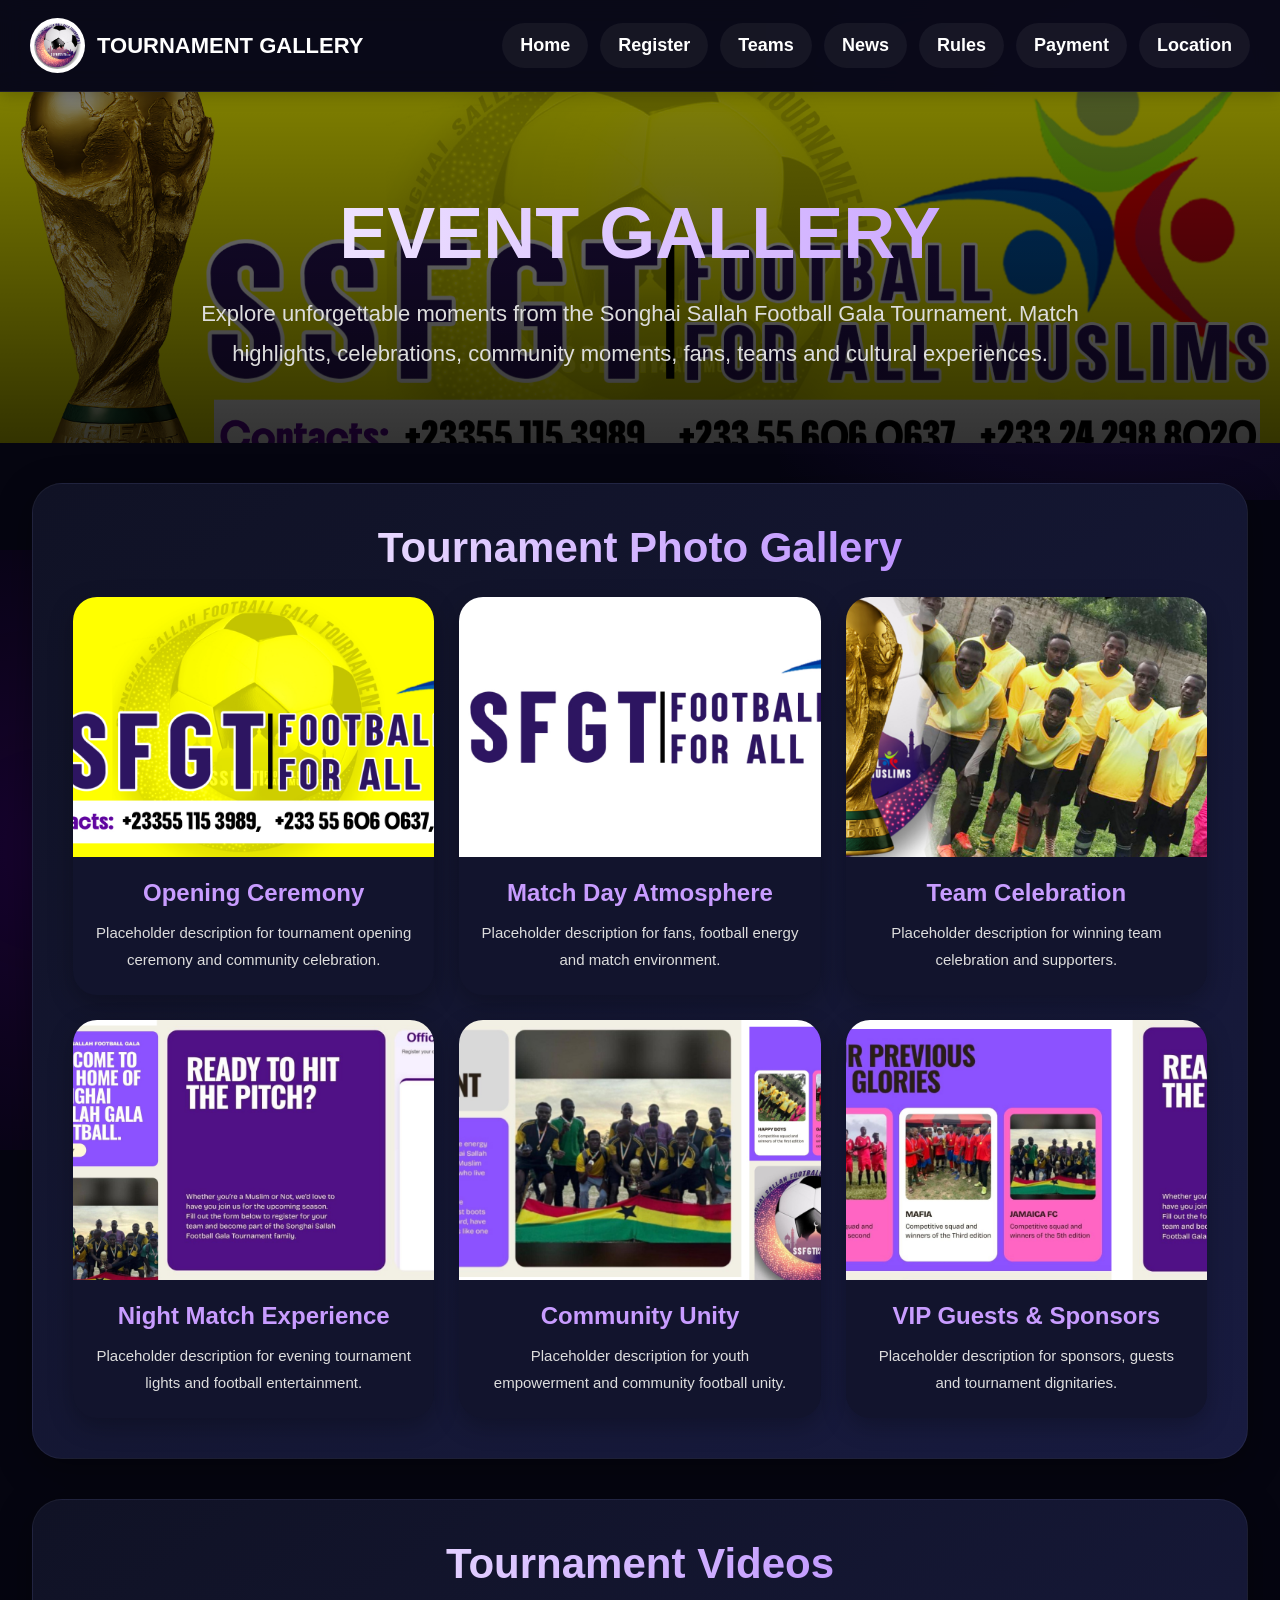
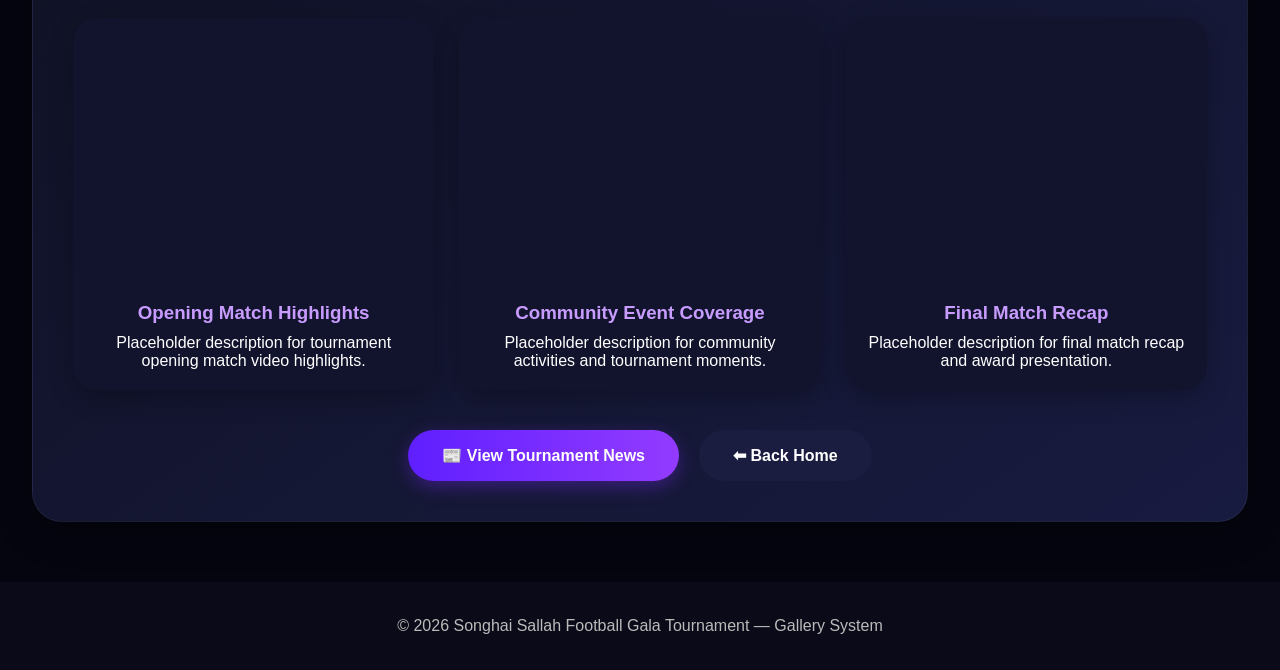
<file: templates/gallery.html>
<!DOCTYPE html>
<html lang="en">
<head>

<meta charset="UTF-8">
<meta name="viewport" content="width=device-width, initial-scale=1.0">

<title>Songhai Tournament Gallery</title>

<link rel="stylesheet" href="/static/css/style.css">

<style>

*{
margin:0;
padding:0;
box-sizing:border-box;
}

body{
font-family:Arial,sans-serif;
background:#050510;
color:white;
overflow-x:hidden;
}

/* =========================
BACKGROUND EFFECTS
========================= */

.bg1{
position:fixed;
width:700px;
height:700px;
background:radial-gradient(circle,#7b2cff33,transparent);
top:-200px;
right:-200px;
z-index:-1;
}

.bg2{
position:fixed;
width:600px;
height:600px;
background:radial-gradient(circle,#4B008244,transparent);
bottom:-250px;
left:-250px;
z-index:-1;
}

/* =========================
HEADER
========================= */

.header{
display:flex;
justify-content:space-between;
align-items:center;
padding:18px 30px;
background:rgba(10,10,25,.94);
backdrop-filter:blur(12px);
border-bottom:1px solid rgba(255,255,255,.08);
position:sticky;
top:0;
z-index:999;
}

.logo{
display:flex;
align-items:center;
gap:12px;
font-size:24px;
font-weight:900;
}

.logo img{
width:55px;
height:55px;
border-radius:50%;
background:white;
padding:4px;
object-fit:cover;
}

.nav{
display:flex;
gap:12px;
flex-wrap:wrap;
}

.nav a{
text-decoration:none;
color:white;
padding:12px 18px;
border-radius:30px;
font-weight:bold;
background:rgba(255,255,255,.05);
transition:.3s;
}

.nav a:hover{
background:#7b2cff;
transform:translateY(-2px);
}

/* =========================
HERO
========================= */

.hero{
padding:100px 20px 70px;
text-align:center;
position:relative;
overflow:hidden;
}

.hero::before{
content:"";
position:absolute;
top:0;
left:0;
width:100%;
height:100%;
background:linear-gradient(to bottom,rgba(0,0,0,.5),rgba(0,0,0,.8));
z-index:1;
}

.hero-bg{
position:absolute;
width:100%;
height:100%;
top:0;
left:0;
object-fit:cover;
z-index:0;
}

.hero-content{
position:relative;
z-index:2;
}

.hero h1{
font-size:72px;
font-weight:900;
background:linear-gradient(to right,#ffffff,#bb8cff);
-webkit-background-clip:text;
-webkit-text-fill-color:transparent;
margin-bottom:20px;
}

.hero p{
font-size:22px;
max-width:950px;
margin:auto;
line-height:1.8;
color:#ddd;
}

/* =========================
SECTION
========================= */

.section{
width:95%;
max-width:1500px;
margin:40px auto;
padding:40px;
background:linear-gradient(145deg,#101225,#181b40);
border-radius:30px;
border:1px solid rgba(255,255,255,.05);
box-shadow:0 10px 35px rgba(0,0,0,.35);
}

.section-title{
font-size:42px;
font-weight:900;
margin-bottom:25px;
background:linear-gradient(to right,#fff,#a66bff);
-webkit-background-clip:text;
-webkit-text-fill-color:transparent;
}

/* =========================
GALLERY GRID
========================= */

.gallery-grid{
display:grid;
grid-template-columns:repeat(auto-fit,minmax(320px,1fr));
gap:25px;
}

.gallery-card{
background:#12142d;
border-radius:24px;
overflow:hidden;
transition:.35s;
cursor:pointer;
position:relative;
box-shadow:0 8px 25px rgba(0,0,0,.25);
}

.gallery-card:hover{
transform:translateY(-8px) scale(1.01);
}

.gallery-card img{
width:100%;
height:260px;
object-fit:cover;
display:block;
}

.gallery-content{
padding:22px;
}

.gallery-content h3{
font-size:24px;
margin-bottom:12px;
color:#c89cff;
}

.gallery-content p{
line-height:1.8;
color:#ddd;
font-size:15px;
}

/* =========================
VIDEO SECTION
========================= */

.video-grid{
display:grid;
grid-template-columns:repeat(auto-fit,minmax(350px,1fr));
gap:25px;
margin-top:30px;
}

.video-card{
background:#12142d;
border-radius:24px;
overflow:hidden;
box-shadow:0 8px 25px rgba(0,0,0,.25);
}

.video-card iframe{
width:100%;
height:260px;
border:none;
}

.video-content{
padding:20px;
}

.video-content h3{
margin-bottom:10px;
color:#c89cff;
}

/* =========================
LIGHTBOX
========================= */

.lightbox{
position:fixed;
top:0;
left:0;
width:100%;
height:100%;
background:rgba(0,0,0,.95);
display:none;
justify-content:center;
align-items:center;
z-index:99999;
padding:20px;
}

.lightbox img{
max-width:95%;
max-height:90%;
border-radius:20px;
box-shadow:0 10px 40px rgba(0,0,0,.5);
}

.close-lightbox{
position:absolute;
top:25px;
right:35px;
font-size:45px;
color:white;
cursor:pointer;
font-weight:bold;
}

/* =========================
BUTTONS
========================= */

.btns{
display:flex;
justify-content:center;
gap:20px;
flex-wrap:wrap;
margin-top:40px;
}

.btn{
padding:16px 34px;
border:none;
border-radius:40px;
font-weight:bold;
font-size:16px;
cursor:pointer;
transition:.3s;
}

.primary{
background:linear-gradient(90deg,#5f1fff,#933bff);
color:white;
box-shadow:0 6px 18px rgba(123,44,255,.35);
}

.secondary{
background:#1b1d40;
color:white;
}

.btn:hover{
transform:translateY(-3px);
}

/* =========================
FOOTER
========================= */

.footer{
margin-top:60px;
padding:35px;
text-align:center;
background:#0a0a18;
color:#bbb;
}

/* =========================
MOBILE
========================= */

@media(max-width:768px){

.hero h1{
font-size:42px;
}

.hero p{
font-size:17px;
}

.section-title{
font-size:30px;
}

.gallery-card img{
height:220px;
}

.video-card iframe{
height:220px;
}

}

</style>
</head>

<body>

<div class="bg1"></div>
<div class="bg2"></div>

<!-- HEADER -->

<div class="header">

<div class="logo">
<img src="/static/images/logo.png">
<span>TOURNAMENT GALLERY</span>
</div>

<div class="nav">
<a href="/">Home</a>
<a href="/register">Register</a>
<a href="/teams">Teams</a>
<a href="/news">News</a>
<a href="/rules">Rules</a>
<a href="/payment">Payment</a>
<a href="/location">Location</a>
</div>

</div>

<!-- HERO -->

<div class="hero">

<img src="/static/images/slide1.jpg" class="hero-bg">

<div class="hero-content">

<h1>EVENT GALLERY</h1>

<p>
Explore unforgettable moments from the Songhai Sallah Football Gala Tournament.
Match highlights, celebrations, community moments, fans, teams and cultural experiences.
</p>

</div>

</div>

<!-- PHOTO GALLERY -->

<div class="section">

<h2 class="section-title">Tournament Photo Gallery</h2>

<div class="gallery-grid">

<!-- CARD 1 -->
<div class="gallery-card" onclick="openImage('/static/images/slide1.jpg')">
<img src="/static/images/slide1.jpg">
<div class="gallery-content">
<h3>Opening Ceremony</h3>
<p>
Placeholder description for tournament opening ceremony and community celebration.
</p>
</div>
</div>

<!-- CARD 2 -->
<div class="gallery-card" onclick="openImage('/static/images/slide2.jpg')">
<img src="/static/images/slide2.jpg">
<div class="gallery-content">
<h3>Match Day Atmosphere</h3>
<p>
Placeholder description for fans, football energy and match environment.
</p>
</div>
</div>

<!-- CARD 3 -->
<div class="gallery-card" onclick="openImage('/static/images/slide3.jpg')">
<img src="/static/images/slide3.jpg">
<div class="gallery-content">
<h3>Team Celebration</h3>
<p>
Placeholder description for winning team celebration and supporters.
</p>
</div>
</div>

<!-- CARD 4 -->
<div class="gallery-card" onclick="openImage('/static/images/slide4.jpg')">
<img src="/static/images/slide4.jpg">
<div class="gallery-content">
<h3>Night Match Experience</h3>
<p>
Placeholder description for evening tournament lights and football entertainment.
</p>
</div>
</div>

<!-- CARD 5 -->
<div class="gallery-card" onclick="openImage('/static/images/slide5.jpg')">
<img src="/static/images/slide5.jpg">
<div class="gallery-content">
<h3>Community Unity</h3>
<p>
Placeholder description for youth empowerment and community football unity.
</p>
</div>
</div>

<!-- CARD 6 -->
<div class="gallery-card" onclick="openImage('/static/images/slide6.jpg')">
<img src="/static/images/slide6.jpg">
<div class="gallery-content">
<h3>VIP Guests & Sponsors</h3>
<p>
Placeholder description for sponsors, guests and tournament dignitaries.
</p>
</div>
</div>

</div>

</div>

<!-- VIDEOS -->

<div class="section">

<h2 class="section-title">Tournament Videos</h2>

<div class="video-grid">

<div class="video-card">
<iframe src="https://www.youtube.com/embed/dQw4w9WgXcQ"
allowfullscreen></iframe>

<div class="video-content">
<h3>Opening Match Highlights</h3>
<p>
Placeholder description for tournament opening match video highlights.
</p>
</div>
</div>

<div class="video-card">
<iframe src="https://www.youtube.com/embed/tgbNymZ7vqY"
allowfullscreen></iframe>

<div class="video-content">
<h3>Community Event Coverage</h3>
<p>
Placeholder description for community activities and tournament moments.
</p>
</div>
</div>

<div class="video-card">
<iframe src="https://www.youtube.com/embed/oUFJJNQGwhk"
allowfullscreen></iframe>

<div class="video-content">
<h3>Final Match Recap</h3>
<p>
Placeholder description for final match recap and award presentation.
</p>
</div>
</div>

</div>

<div class="btns">

<button class="btn primary"
onclick="window.location.href='/news'">
📰 View Tournament News
</button>

<button class="btn secondary"
onclick="window.location.href='/'">
⬅ Back Home
</button>

</div>

</div>

<!-- LIGHTBOX -->

<div class="lightbox" id="lightbox">

<span class="close-lightbox" onclick="closeImage()">
×
</span>

<img id="lightbox-img">

</div>

<!-- FOOTER -->

<div class="footer">
© 2026 Songhai Sallah Football Gala Tournament — Gallery System
</div>

<script>

function openImage(src){

document.getElementById("lightbox").style.display="flex";

document.getElementById("lightbox-img").src=src;

}

function closeImage(){

document.getElementById("lightbox").style.display="none";

}

</script>

</body>
</html>
</file>
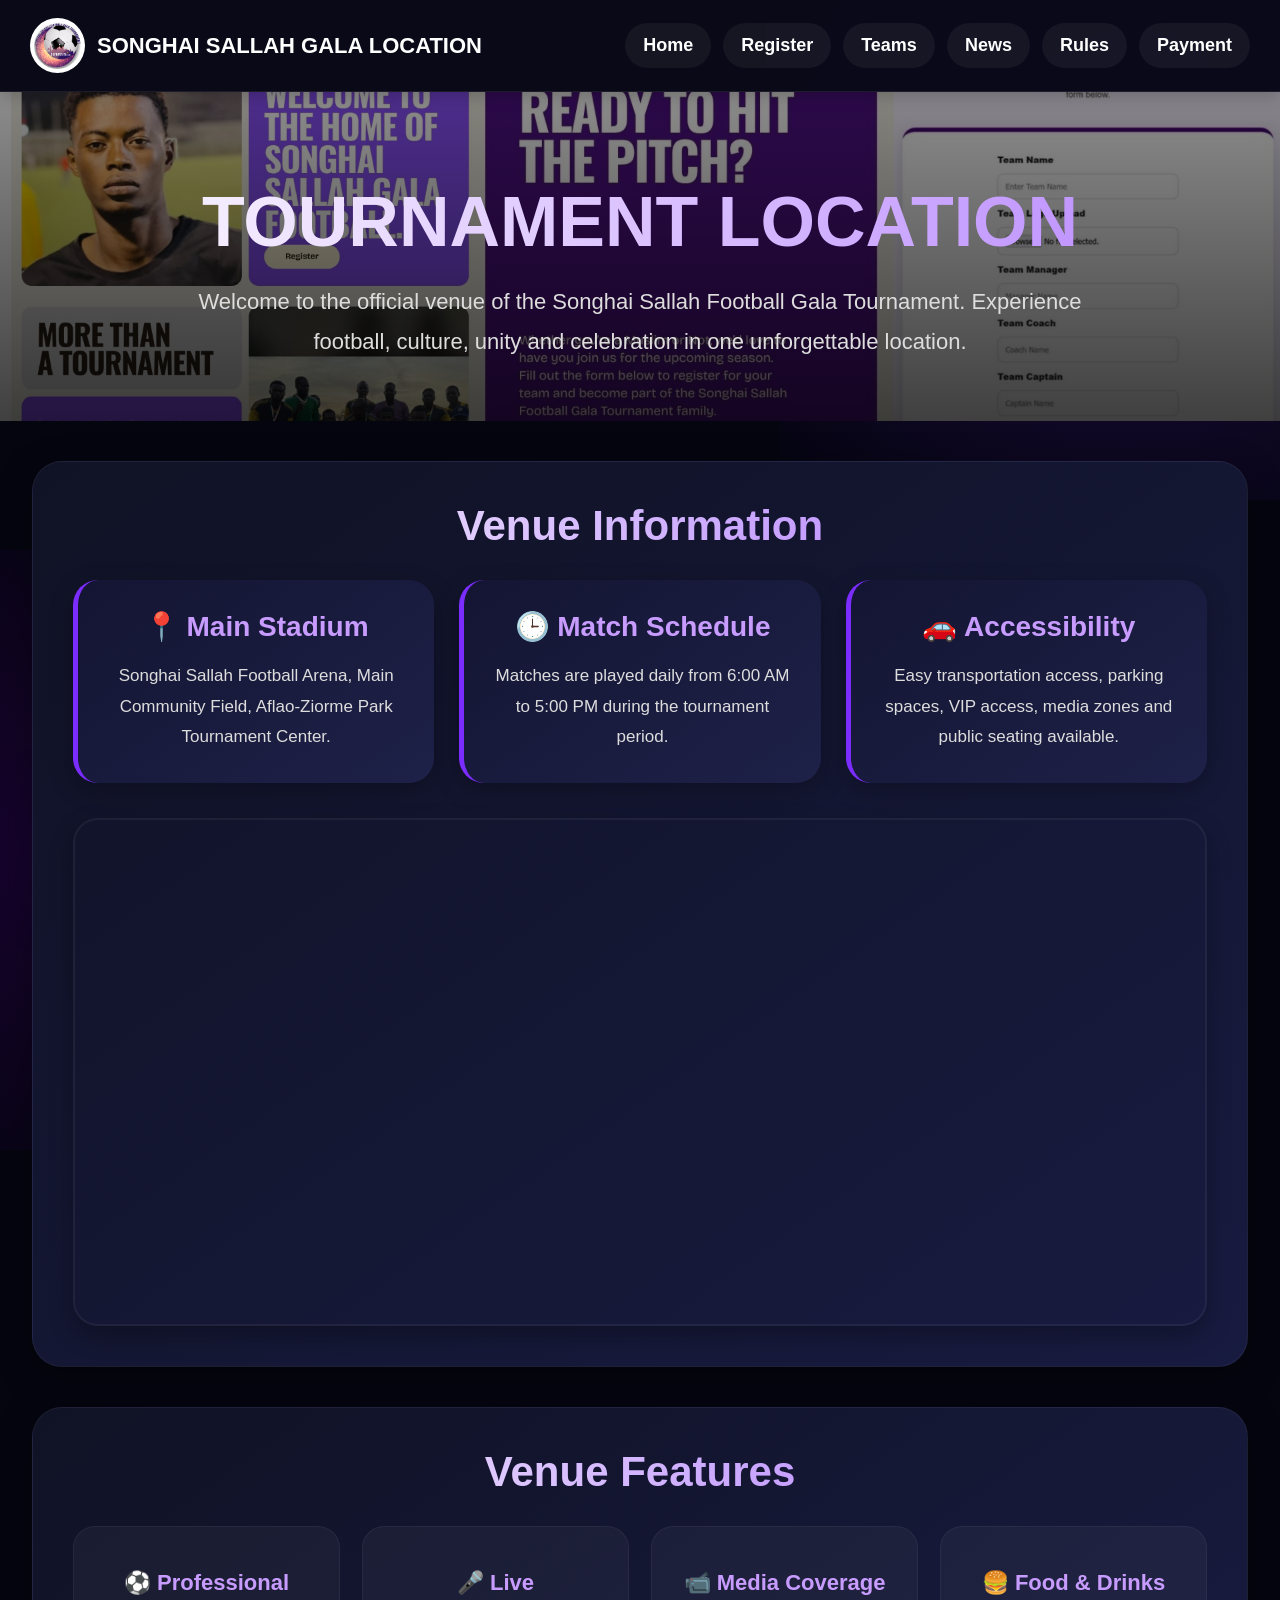
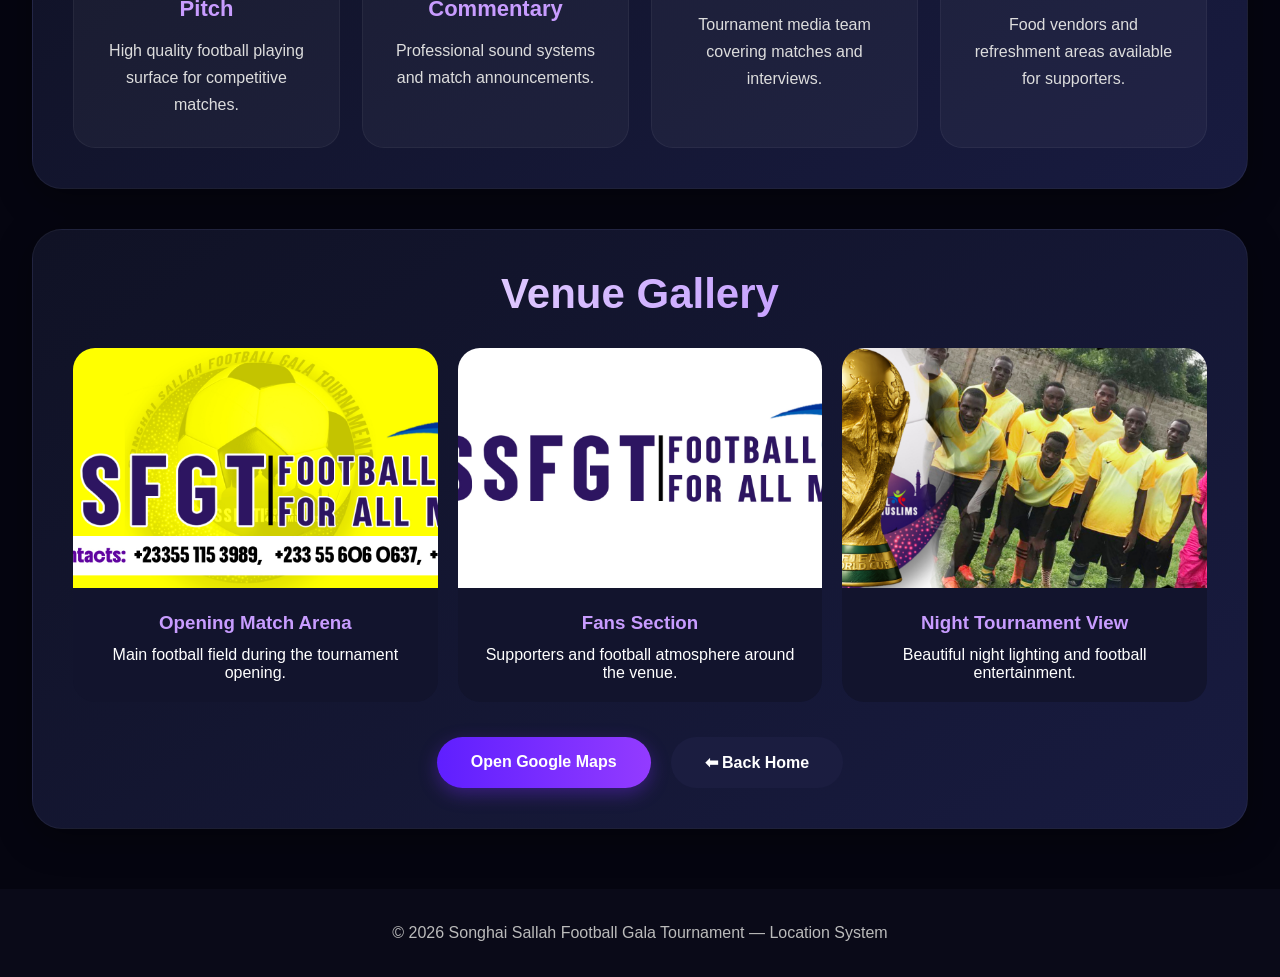
<file: templates/location.html>
<!DOCTYPE html>
<html lang="en">
<head>

<meta charset="UTF-8">
<meta name="viewport" content="width=device-width, initial-scale=1.0">

<title>Songhai Tournament Location</title>

<link rel="stylesheet" href="/static/css/style.css">

<style>

*{
margin:0;
padding:0;
box-sizing:border-box;
}

body{
font-family:Arial,sans-serif;
background:#050510;
color:white;
overflow-x:hidden;
}

/* =========================
BACKGROUND EFFECTS
========================= */

.bg1{
position:fixed;
width:700px;
height:700px;
background:radial-gradient(circle,#7b2cff33,transparent);
top:-200px;
right:-200px;
z-index:-1;
}

.bg2{
position:fixed;
width:600px;
height:600px;
background:radial-gradient(circle,#4B008244,transparent);
bottom:-250px;
left:-250px;
z-index:-1;
}

/* =========================
HEADER
========================= */

.header{
display:flex;
justify-content:space-between;
align-items:center;
padding:18px 30px;
background:rgba(10,10,25,.94);
backdrop-filter:blur(12px);
border-bottom:1px solid rgba(255,255,255,.08);
position:sticky;
top:0;
z-index:999;
}

.logo{
display:flex;
align-items:center;
gap:12px;
font-size:24px;
font-weight:900;
}

.logo img{
width:55px;
height:55px;
border-radius:50%;
background:white;
padding:4px;
object-fit:cover;
}

.nav{
display:flex;
gap:12px;
flex-wrap:wrap;
}

.nav a{
text-decoration:none;
color:white;
padding:12px 18px;
border-radius:30px;
font-weight:bold;
background:rgba(255,255,255,.05);
transition:.3s;
}

.nav a:hover{
background:#7b2cff;
transform:translateY(-2px);
}

/* =========================
HERO
========================= */

.hero{
padding:90px 20px 60px;
text-align:center;
position:relative;
}

.hero::before{
content:"";
position:absolute;
top:0;
left:0;
width:100%;
height:100%;
background:linear-gradient(to bottom,rgba(0,0,0,.45),rgba(0,0,0,.75));
z-index:0;
}

.hero-bg{
position:absolute;
top:0;
left:0;
width:100%;
height:100%;
object-fit:cover;
z-index:-1;
}

.hero-content{
position:relative;
z-index:2;
}

.hero h1{
font-size:70px;
font-weight:900;
background:linear-gradient(to right,#ffffff,#b785ff);
-webkit-background-clip:text;
-webkit-text-fill-color:transparent;
margin-bottom:20px;
}

.hero p{
font-size:22px;
max-width:900px;
margin:auto;
line-height:1.8;
color:#ddd;
}

/* =========================
MAIN SECTION
========================= */

.section{
width:95%;
max-width:1450px;
margin:40px auto;
padding:40px;
border-radius:30px;
background:linear-gradient(145deg,#101225,#181b40);
border:1px solid rgba(255,255,255,.05);
box-shadow:0 10px 35px rgba(0,0,0,.35);
}

.section-title{
font-size:42px;
font-weight:900;
margin-bottom:25px;
background:linear-gradient(to right,#fff,#a66bff);
-webkit-background-clip:text;
-webkit-text-fill-color:transparent;
}

/* =========================
LOCATION CARDS
========================= */

.location-grid{
display:grid;
grid-template-columns:repeat(auto-fit,minmax(320px,1fr));
gap:25px;
margin-top:30px;
}

.location-card{
background:linear-gradient(145deg,#141533,#1e2148);
padding:30px;
border-radius:25px;
border-left:5px solid #7b2cff;
box-shadow:0 8px 25px rgba(0,0,0,.25);
transition:.3s;
}

.location-card:hover{
transform:translateY(-6px);
}

.location-card h3{
font-size:28px;
margin-bottom:18px;
color:#c89cff;
}

.location-card p{
font-size:17px;
line-height:1.8;
color:#ddd;
}

/* =========================
MAP
========================= */

.map-box{
margin-top:35px;
overflow:hidden;
border-radius:25px;
box-shadow:0 10px 25px rgba(0,0,0,.3);
border:2px solid rgba(255,255,255,.05);
}

.map-box iframe{
width:100%;
height:500px;
border:none;
}

/* =========================
FEATURES
========================= */

.features{
display:grid;
grid-template-columns:repeat(auto-fit,minmax(260px,1fr));
gap:22px;
margin-top:30px;
}

.feature{
background:rgba(255,255,255,.04);
padding:28px;
border-radius:22px;
text-align:center;
transition:.3s;
border:1px solid rgba(255,255,255,.05);
}

.feature:hover{
background:rgba(123,44,255,.12);
transform:translateY(-4px);
}

.feature h4{
font-size:22px;
margin:15px 0;
color:#c89cff;
}

.feature p{
line-height:1.7;
color:#ddd;
}

/* =========================
MEDIA
========================= */

.media-grid{
display:grid;
grid-template-columns:repeat(auto-fit,minmax(300px,1fr));
gap:20px;
margin-top:30px;
}

.media-card{
background:#12142d;
border-radius:22px;
overflow:hidden;
}

.media-card img{
width:100%;
height:240px;
object-fit:cover;
}

.media-content{
padding:20px;
}

.media-content h3{
margin-bottom:12px;
color:#c89cff;
}

/* =========================
BUTTONS
========================= */

.btns{
display:flex;
justify-content:center;
gap:20px;
flex-wrap:wrap;
margin-top:35px;
}

.btn{
padding:16px 34px;
border:none;
border-radius:40px;
font-weight:bold;
font-size:16px;
cursor:pointer;
transition:.3s;
}

.primary{
background:linear-gradient(90deg,#5f1fff,#933bff);
color:white;
box-shadow:0 6px 18px rgba(123,44,255,.35);
}

.secondary{
background:#1b1d40;
color:white;
}

.btn:hover{
transform:translateY(-3px);
}

/* =========================
FOOTER
========================= */

.footer{
margin-top:60px;
padding:35px;
text-align:center;
background:#0a0a18;
color:#bbb;
}

/* =========================
MOBILE
========================= */

@media(max-width:768px){

.hero h1{
font-size:42px;
}

.hero p{
font-size:17px;
}

.section-title{
font-size:30px;
}

.map-box iframe{
height:350px;
}

}

</style>
</head>

<body>

<div class="bg1"></div>
<div class="bg2"></div>

<!-- HEADER -->

<div class="header">

<div class="logo">
<img src="/static/images/logo.png">
<span>SONGHAI SALLAH GALA LOCATION</span>
</div>

<div class="nav">
<a href="/">Home</a>
<a href="/register">Register</a>
<a href="/teams">Teams</a>
<a href="/news">News</a>
<a href="/rules">Rules</a>
<a href="/payment">Payment</a>
</div>

</div>

<!-- HERO -->

<div class="hero">

<img src="/static/images/slide4.jpg" class="hero-bg">

<div class="hero-content">

<h1>TOURNAMENT LOCATION</h1>

<p>
Welcome to the official venue of the Songhai Sallah Football Gala Tournament.
Experience football, culture, unity and celebration in one unforgettable location.
</p>

</div>

</div>

<!-- LOCATION DETAILS -->

<div class="section">

<h2 class="section-title">Venue Information</h2>

<div class="location-grid">

<div class="location-card">
<h3>📍 Main Stadium</h3>
<p>
Songhai Sallah Football Arena,
Main Community Field,
Aflao-Ziorme Park Tournament Center.
</p>
</div>

<div class="location-card">
<h3>🕒 Match Schedule</h3>
<p>
Matches are played daily from
6:00 AM to 5:00 PM
during the tournament period.
</p>
</div>

<div class="location-card">
<h3>🚗 Accessibility</h3>
<p>
Easy transportation access,
parking spaces, VIP access,
media zones and public seating available.
</p>
</div>

</div>

<!-- GOOGLE MAP -->

<div class="map-box">

<iframe
src="https://www.google.com/maps?q=Aflao,Ghana&output=embed"
width="100%"
height="500"
style="border:0; border-radius:20px;"
allowfullscreen=""
loading="lazy">
</iframe>

</div>

</div>

<!-- FEATURES -->

<div class="section">

<h2 class="section-title">Venue Features</h2>

<div class="features">

<div class="feature">
<h4>⚽ Professional Pitch</h4>
<p>
High quality football playing surface for competitive matches.
</p>
</div>

<div class="feature">
<h4>🎤 Live Commentary</h4>
<p>
Professional sound systems and match announcements.
</p>
</div>

<div class="feature">
<h4>📹 Media Coverage</h4>
<p>
Tournament media team covering matches and interviews.
</p>
</div>

<div class="feature">
<h4>🍔 Food & Drinks</h4>
<p>
Food vendors and refreshment areas available for supporters.
</p>
</div>

</div>

</div>

<!-- GALLERY -->

<div class="section">

<h2 class="section-title">Venue Gallery</h2>

<div class="media-grid">

<div class="media-card">
<img src="/static/images/slide1.jpg">
<div class="media-content">
<h3>Opening Match Arena</h3>
<p>Main football field during the tournament opening.</p>
</div>
</div>

<div class="media-card">
<img src="/static/images/slide2.jpg">
<div class="media-content">
<h3>Fans Section</h3>
<p>Supporters and football atmosphere around the venue.</p>
</div>
</div>

<div class="media-card">
<img src="/static/images/slide3.jpg">
<div class="media-content">
<h3>Night Tournament View</h3>
<p>Beautiful night lighting and football entertainment.</p>
</div>
</div>

</div>

<div class="btns">

<button class="btn primary"
onclick="window.open('https://maps.google.com','_blank')">
Open Google Maps
</button>

<button class="btn secondary"
onclick="window.location.href='/'">
⬅ Back Home
</button>

</div>

</div>

<!-- FOOTER -->

<div class="footer">
© 2026 Songhai Sallah Football Gala Tournament —  Location System
</div>

</body>
</html>
</file>
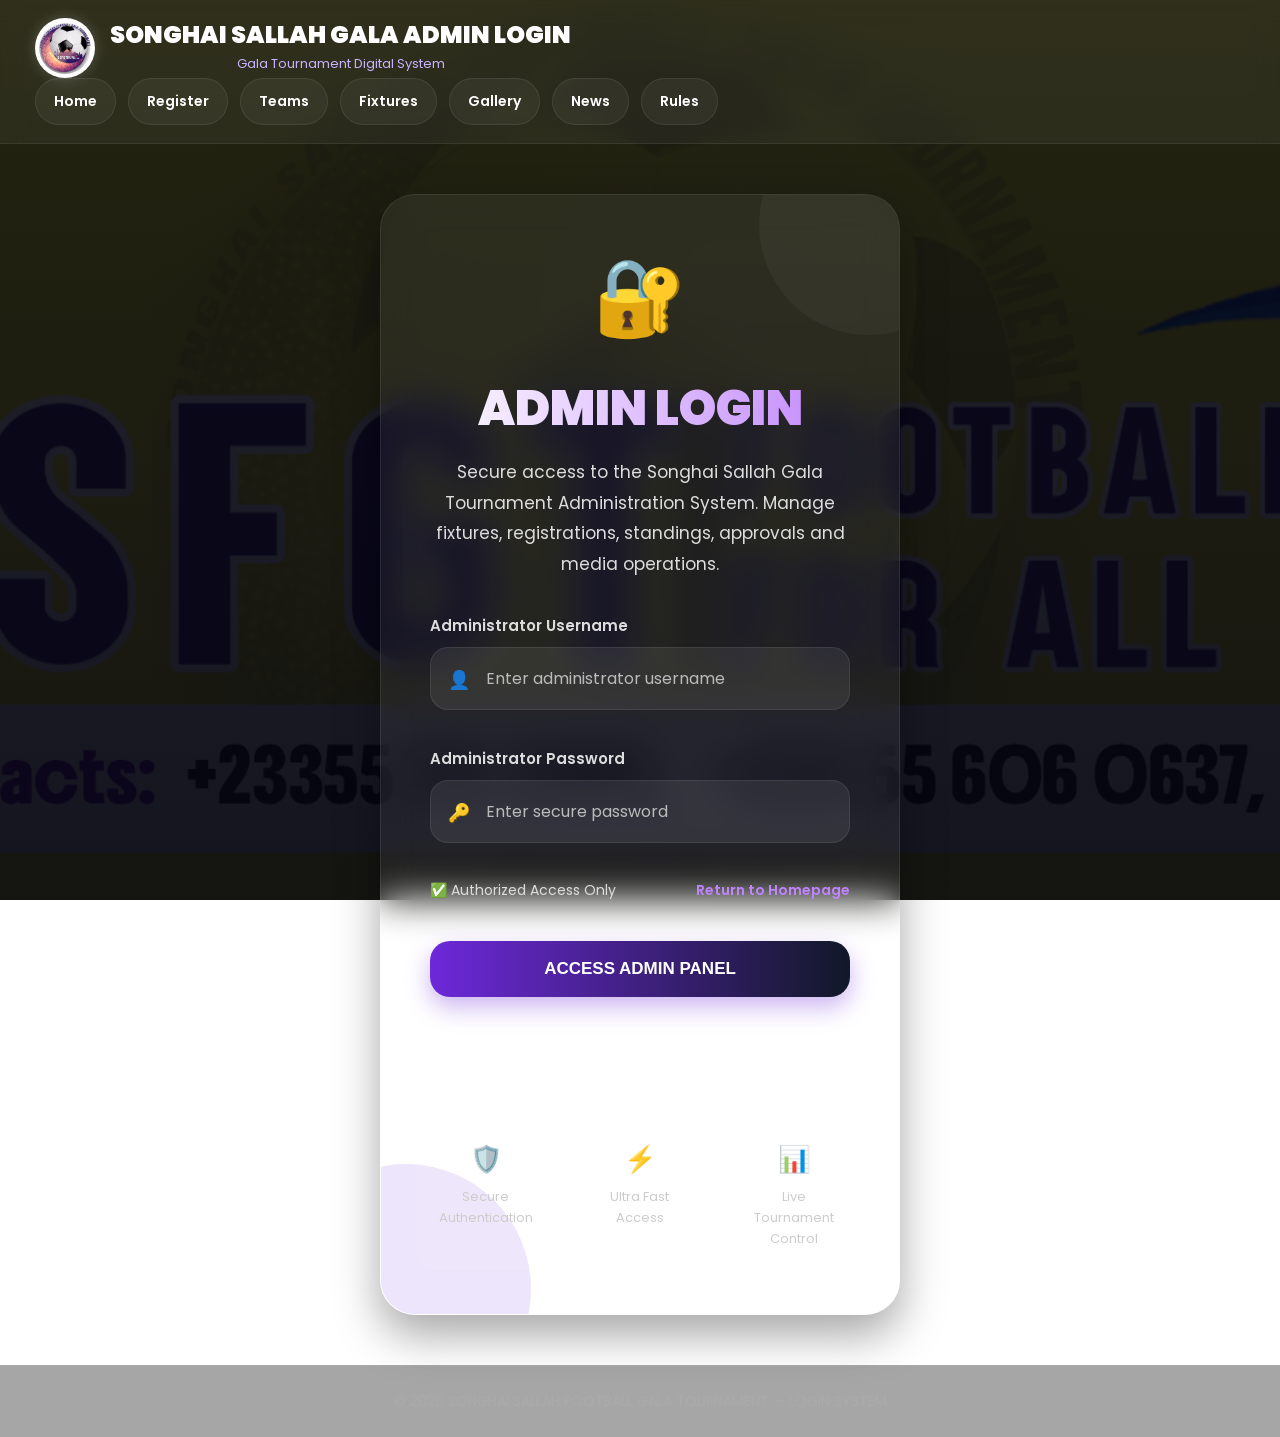
<file: templates/login.html>
<!DOCTYPE html>
<html lang="en">

<head>

<meta charset="UTF-8">
<meta name="viewport" content="width=device-width, initial-scale=1.0">

<title>SONGHAI SALLAH GALA ADMIN LOGIN</title>

<link rel="stylesheet" href="/static/css/style.css">

<link rel="preconnect" href="https://fonts.googleapis.com">

<link href="https://fonts.googleapis.com/css2?family=Poppins:wght@300;400;500;600;700;800;900&display=swap" rel="stylesheet">

<style>

*{
margin:0;
padding:0;
box-sizing:border-box;
}

html{
scroll-behavior:smooth;
overflow-x:hidden;
}

body{
font-family:'Poppins',sans-serif;
min-height:100vh;
overflow-x:hidden;
background:
linear-gradient(rgba(6,6,18,.88),rgba(6,6,18,.94)),
url('/static/images/slide1.jpg');
background-size:cover;
background-position:center;
background-attachment:fixed;
display:flex;
flex-direction:column;
}

/* =========================
TOPBAR
========================= */

.topbar{
width:100%;
padding:18px 35px;
display:flex;
justify-content:space-between;
align-items:center;
flex-wrap:wrap;
position:sticky;
top:0;
z-index:1000;
background:rgba(255,255,255,.05);
backdrop-filter:blur(12px);
border-bottom:1px solid rgba(255,255,255,.08);
}

.logo-area{
display:flex;
align-items:center;
gap:15px;
}

.logo-area img{
width:60px;
height:60px;
border-radius:50%;
object-fit:cover;
background:white;
padding:4px;
box-shadow:0 0 15px rgba(255,255,255,.2);
}

.logo-text h1{
font-size:24px;
font-weight:900;
color:white;
line-height:1.2;
}

.logo-text span{
font-size:13px;
color:#c9b3ff;
}

.nav-links{
display:flex;
gap:12px;
flex-wrap:wrap;
justify-content:center;
}

.nav-links a{
text-decoration:none;
color:white;
padding:12px 18px;
border-radius:30px;
background:rgba(255,255,255,.05);
font-size:14px;
font-weight:600;
transition:.3s;
border:1px solid rgba(255,255,255,.08);
}

.nav-links a:hover{
background:#6d28d9;
transform:translateY(-3px);
box-shadow:0 6px 18px rgba(109,40,217,.4);
}

/* =========================
LOGIN WRAPPER
========================= */

.login-wrapper{
flex:1;
display:flex;
justify-content:center;
align-items:center;
padding:50px 20px;
}

/* =========================
LOGIN CARD
========================= */

.login-card{
width:100%;
max-width:520px;
background:rgba(255,255,255,.06);
border:1px solid rgba(255,255,255,.08);
border-radius:35px;
padding:45px 35px;
backdrop-filter:blur(18px);
box-shadow:0 20px 45px rgba(0,0,0,.35);
position:relative;
overflow:hidden;
}

.login-card::before{
content:'';
position:absolute;
top:-80px;
right:-80px;
width:220px;
height:220px;
background:rgba(255,255,255,.04);
border-radius:50%;
}

.login-card::after{
content:'';
position:absolute;
bottom:-100px;
left:-100px;
width:250px;
height:250px;
background:rgba(109,40,217,.12);
border-radius:50%;
}

/* =========================
HEADER
========================= */

.login-header{
text-align:center;
position:relative;
z-index:2;
}

.login-icon{
font-size:75px;
margin-bottom:20px;
}

.login-header h1{
font-size:48px;
font-weight:900;
background:linear-gradient(to right,#ffffff,#c084fc);
-webkit-background-clip:text;
-webkit-text-fill-color:transparent;
margin-bottom:12px;
}

.login-header p{
font-size:17px;
line-height:1.8;
color:#ddd;
margin-bottom:35px;
}

/* =========================
FORM
========================= */

.form{
position:relative;
z-index:2;
}

.input-group{
margin-bottom:25px;
text-align:left;
}

.input-group label{
display:block;
margin-bottom:10px;
font-size:15px;
font-weight:600;
color:#ddd;
}

.input-box{
position:relative;
}

.input-box span{
position:absolute;
left:18px;
top:50%;
transform:translateY(-50%);
font-size:18px;
color:#c084fc;
}

.form input{
width:100%;
padding:18px 18px 18px 55px;
border:none;
outline:none;
border-radius:18px;
background:rgba(255,255,255,.08);
color:white;
font-size:16px;
font-family:'Poppins',sans-serif;
border:1px solid rgba(255,255,255,.08);
transition:.3s;
}

.form input:focus{
border:1px solid #8b5cf6;
box-shadow:0 0 18px rgba(139,92,246,.35);
background:rgba(255,255,255,.12);
}

.form input::placeholder{
color:#bbb;
}

/* =========================
OPTIONS
========================= */

.options{
display:flex;
justify-content:space-between;
align-items:center;
flex-wrap:wrap;
gap:12px;
margin-bottom:28px;
font-size:14px;
color:#ddd;
}

.options a{
color:#c084fc;
text-decoration:none;
font-weight:600;
}

.options a:hover{
text-decoration:underline;
}

/* =========================
BUTTONS
========================= */

.login-btn{
width:100%;
padding:18px;
border:none;
border-radius:20px;
background:linear-gradient(90deg,#6d28d9,#111827);
color:white;
font-size:17px;
font-weight:700;
cursor:pointer;
transition:.35s;
box-shadow:0 10px 25px rgba(109,40,217,.35);
}

.login-btn:hover{
transform:translateY(-4px);
box-shadow:0 18px 30px rgba(109,40,217,.45);
}

.back-btn{
display:inline-block;
margin-top:18px;
width:100%;
padding:16px;
border-radius:18px;
text-align:center;
text-decoration:none;
font-weight:700;
background:rgba(255,255,255,.06);
color:white;
border:1px solid rgba(255,255,255,.08);
transition:.3s;
}

.back-btn:hover{
background:rgba(255,255,255,.12);
transform:translateY(-3px);
}

/* =========================
SECURITY BADGES
========================= */

.security{
margin-top:35px;
display:grid;
grid-template-columns:repeat(auto-fit,minmax(120px,1fr));
gap:15px;
position:relative;
z-index:2;
}

.security-box{
background:rgba(255,255,255,.05);
padding:18px;
border-radius:18px;
text-align:center;
border:1px solid rgba(255,255,255,.06);
}

.security-box h3{
font-size:26px;
margin-bottom:8px;
}

.security-box p{
font-size:13px;
color:#ccc;
line-height:1.6;
}

/* =========================
FOOTER
========================= */

.footer{
padding:25px;
text-align:center;
color:#aaa;
font-size:14px;
background:rgba(0,0,0,.35);
border-top:1px solid rgba(255,255,255,.06);
}

/* =========================
MOBILE
========================= */

@media(max-width:768px){

.topbar{
padding:15px;
flex-direction:column;
gap:15px;
}

.nav-links{
justify-content:center;
}

.login-card{
padding:35px 22px;
border-radius:28px;
}

.login-header h1{
font-size:36px;
}

.login-header p{
font-size:15px;
}

.logo-text h1{
font-size:20px;
}

.logo-area{
justify-content:center;
text-align:center;
flex-direction:column;
}

.options{
flex-direction:column;
align-items:flex-start;
}

}

</style>

</head>

<body>

<!-- =========================
TOPBAR
========================= -->

<div class="topbar">

<div class="logo-area">

<img src="/static/images/logo.png">

<div class="logo-text">
<h1>SONGHAI SALLAH GALA ADMIN LOGIN</h1>
<span>Gala Tournament Digital System</span>
</div>

</div>

<div class="nav-links">

<a href="/">Home</a>
<a href="/register">Register</a>
<a href="/teams">Teams</a>
<a href="/fixtures">Fixtures</a>
<a href="/gallery">Gallery</a>
<a href="/news">News</a>
<a href="/rules">Rules</a>

</div>

</div>

<!-- =========================
LOGIN
========================= -->

<div class="login-wrapper">

<div class="login-card">

<div class="login-header">

<div class="login-icon">
🔐
</div>

<h1>ADMIN LOGIN</h1>

<p>
Secure access to the Songhai Sallah Gala Tournament Administration System.
Manage fixtures, registrations, standings, approvals and media operations.
</p>

</div>

<form method="POST" class="form">

<div class="input-group">

<label>Administrator Username</label>

<div class="input-box">

<span>👤</span>

<input
type="text"
name="username"
placeholder="Enter administrator username"
required
>

</div>

</div>

<div class="input-group">

<label>Administrator Password</label>

<div class="input-box">

<span>🔑</span>

<input
type="password"
name="password"
placeholder="Enter secure password"
required
>

</div>

</div>

<div class="options">

<div>
✅ Authorized Access Only
</div>

<a href="/">
Return to Homepage
</a>

</div>

<button type="submit" class="login-btn">
ACCESS ADMIN PANEL
</button>

<a href="javascript:history.back()" class="back-btn">
⬅ Back
</a>

</form>

<div class="security">

<div class="security-box">
<h3>🛡️</h3>
<p>Secure Authentication</p>
</div>

<div class="security-box">
<h3>⚡</h3>
<p>Ultra Fast Access</p>
</div>

<div class="security-box">
<h3>📊</h3>
<p>Live Tournament Control</p>
</div>

</div>

</div>

</div>

<!-- =========================
FOOTER
========================= -->

<div class="footer">

©️ 2026 SONGHAI SALLAH FOOTBALL GALA TOURNAMENT — LOGIN SYSTEM

</div>

</body>
</html>
</file>
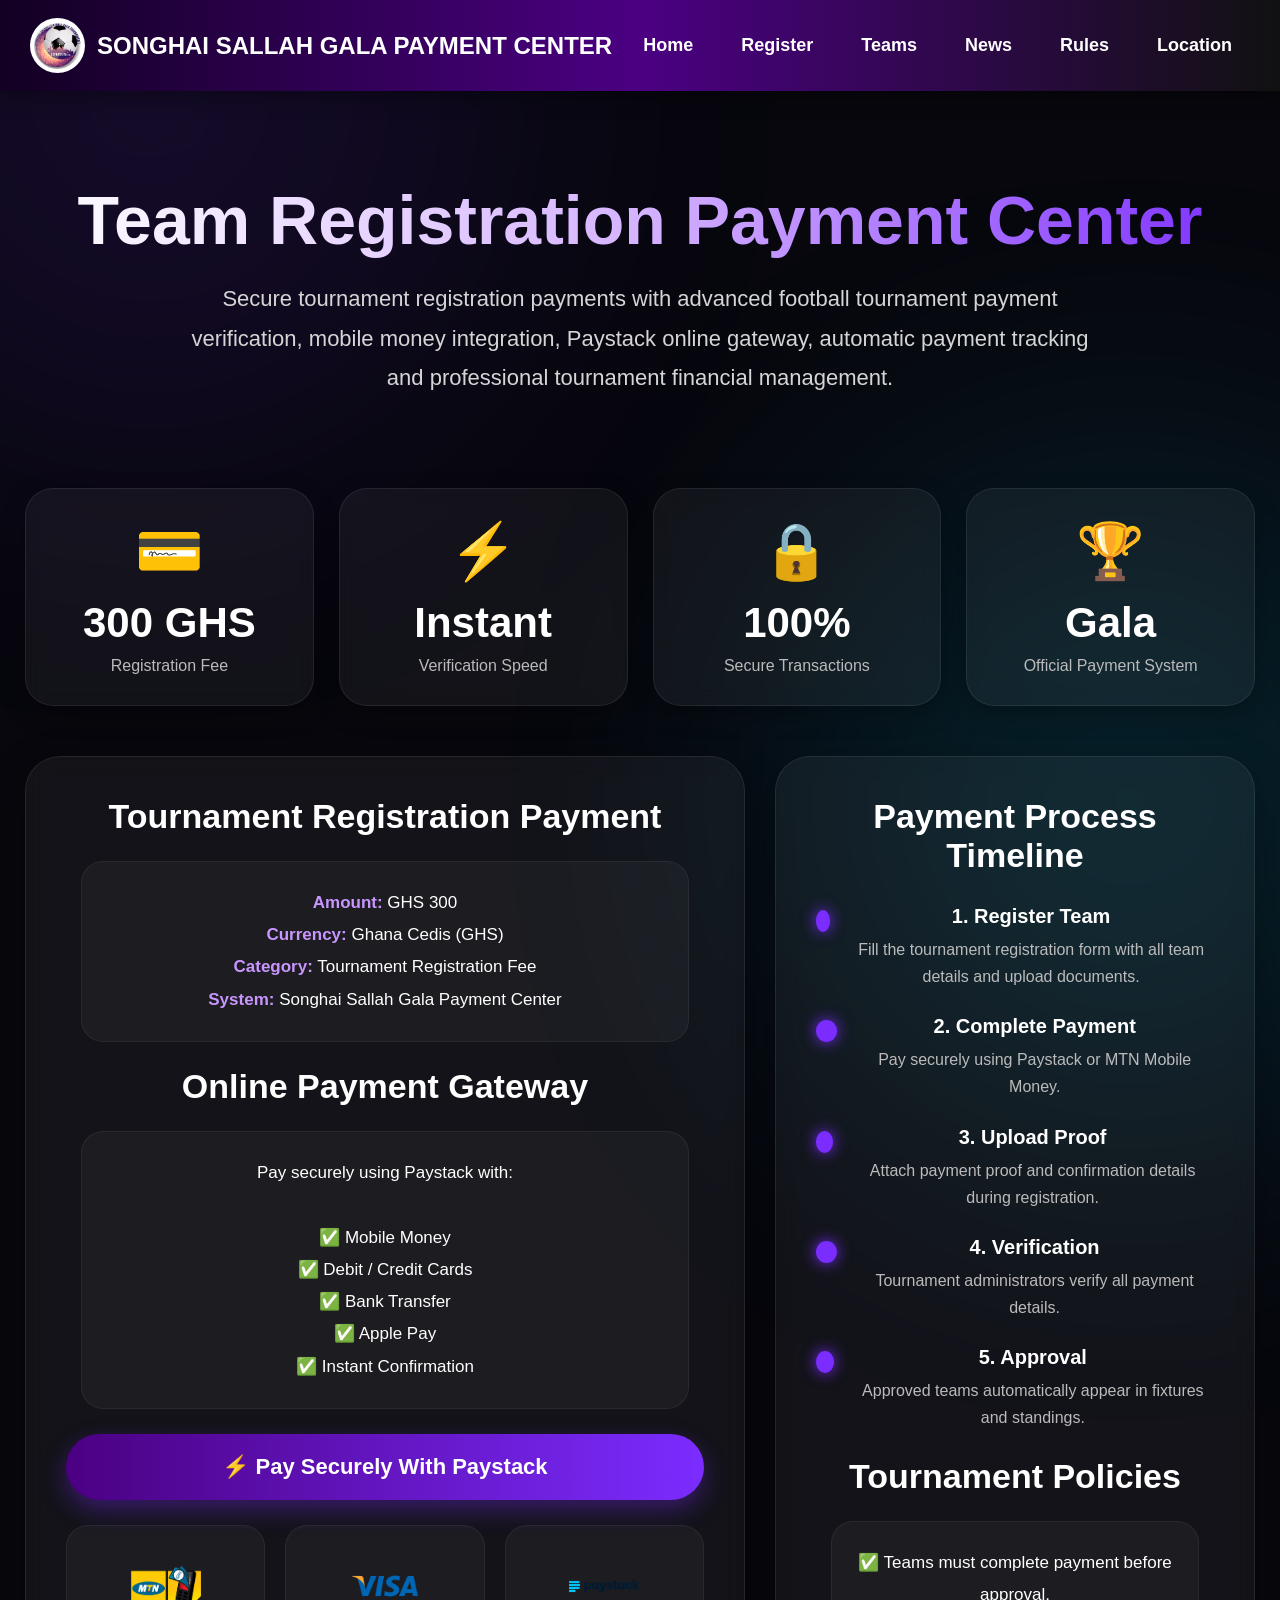
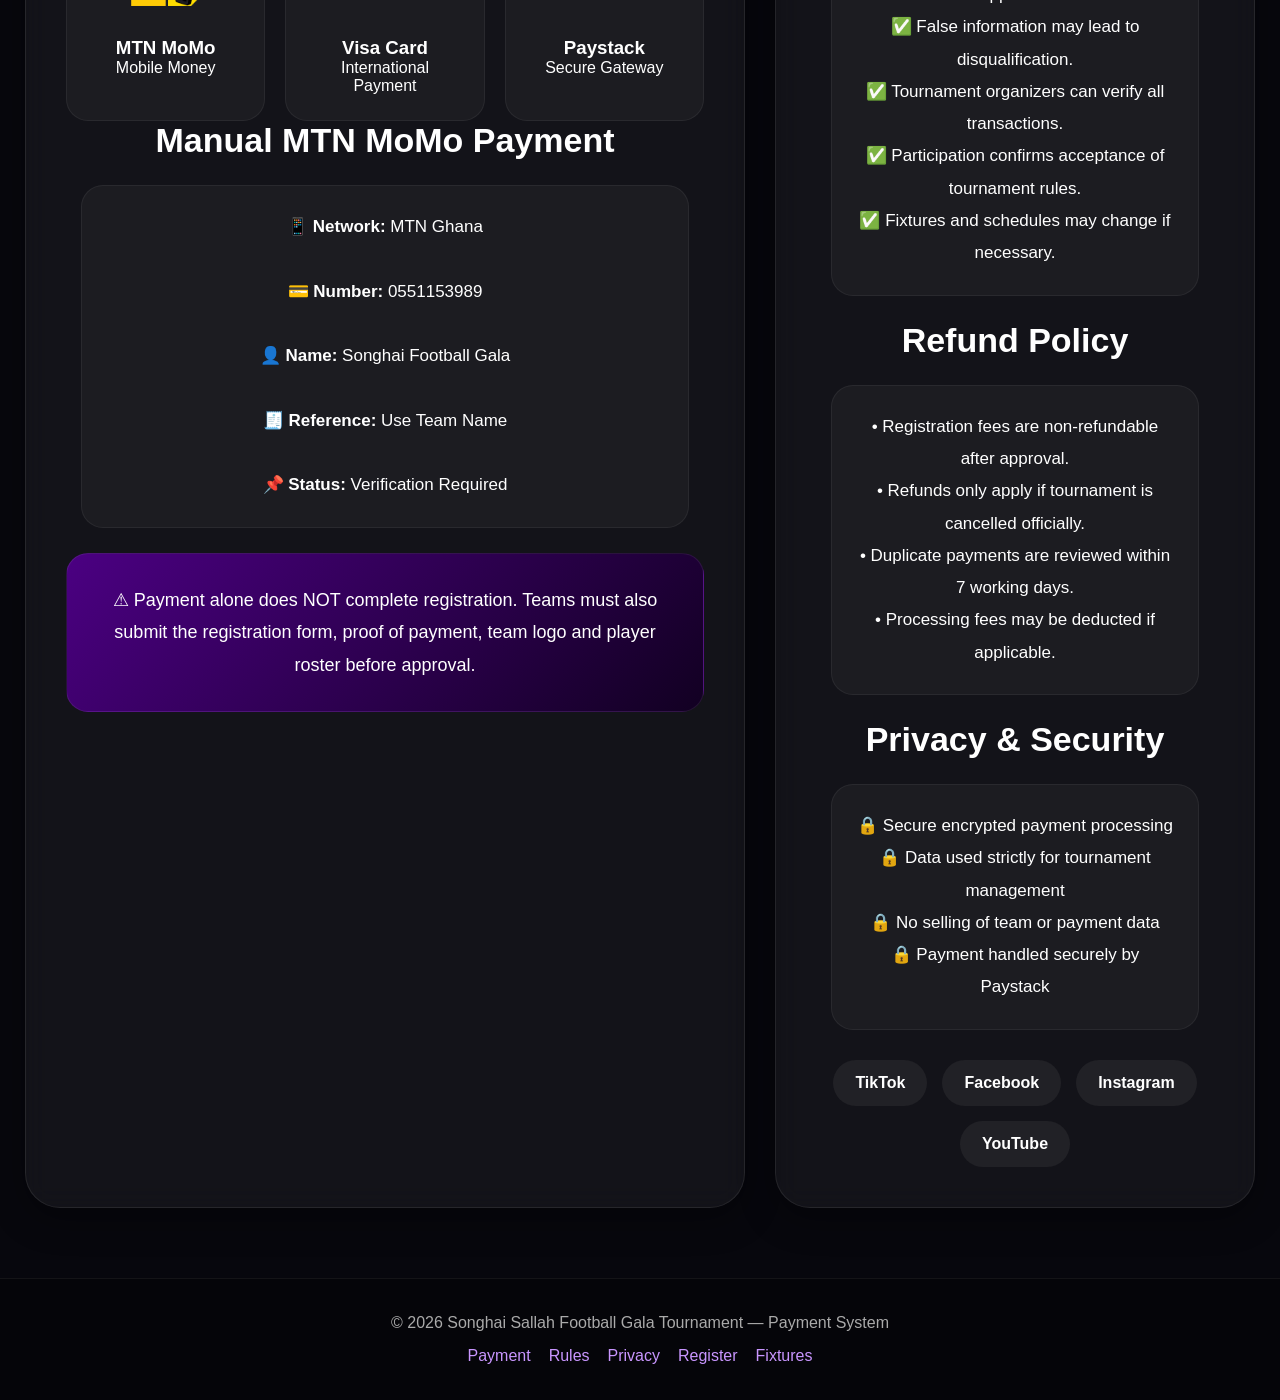
<file: templates/payment.html>
<!DOCTYPE html>
<html lang="en">
<head>
<meta charset="UTF-8">
<meta name="viewport" content="width=device-width, initial-scale=1.0">

<title>Songhai Ultra Pro Max Payment Center</title>

<link rel="stylesheet" href="/static/css/style.css">

<script src="https://js.paystack.co/v1/inline.js"></script>

<style>

*{
margin:0;
padding:0;
box-sizing:border-box;
}

body{
font-family:Arial,sans-serif;
background:#07070d;
color:white;
overflow-x:hidden;
}

/* =========================
BACKGROUND EFFECTS
========================= */

.bg-glow{
position:fixed;
width:700px;
height:700px;
border-radius:50%;
filter:blur(140px);
opacity:.12;
z-index:-1;
}

.bg1{
background:#7b2cff;
top:-250px;
left:-200px;
}

.bg2{
background:#00d9ff;
bottom:-250px;
right:-200px;
}

/* =========================
HEADER
========================= */

.header{
background:linear-gradient(90deg,#120022,#4B0082,#111);
padding:18px 30px;
display:flex;
justify-content:space-between;
align-items:center;
flex-wrap:wrap;
position:sticky;
top:0;
z-index:999;
box-shadow:0 4px 20px rgba(0,0,0,.4);
}

.logo{
display:flex;
align-items:center;
gap:12px;
}

.logo img{
width:55px;
height:55px;
border-radius:50%;
object-fit:cover;
background:white;
padding:4px;
}

.logo-text{
font-size:24px;
font-weight:900;
}

.nav{
display:flex;
gap:12px;
flex-wrap:wrap;
}

.nav a{
text-decoration:none;
color:white;
padding:12px 18px;
border-radius:30px;
font-weight:bold;
transition:.3s;
}

.nav a:hover{
background:white;
color:#4B0082;
}

/* =========================
HERO
========================= */

.hero{
padding:90px 20px 60px;
text-align:center;
position:relative;
}

.hero h1{
font-size:68px;
font-weight:900;
background:linear-gradient(90deg,#ffffff,#d5b3ff,#7b2cff);
-webkit-background-clip:text;
-webkit-text-fill-color:transparent;
margin-bottom:20px;
}

.hero p{
font-size:22px;
max-width:900px;
margin:auto;
line-height:1.8;
color:#d5d5d5;
}

/* =========================
TOP STATS
========================= */

.stats{
display:grid;
grid-template-columns:repeat(auto-fit,minmax(220px,1fr));
gap:25px;
max-width:1300px;
margin:30px auto;
padding:0 25px;
}

.stat-card{
background:rgba(255,255,255,.05);
backdrop-filter:blur(10px);
border:1px solid rgba(255,255,255,.08);
padding:30px;
border-radius:28px;
text-align:center;
box-shadow:0 8px 25px rgba(0,0,0,.3);
transition:.3s;
}

.stat-card:hover{
transform:translateY(-6px);
}

.stat-icon{
font-size:55px;
margin-bottom:15px;
}

.stat-value{
font-size:42px;
font-weight:900;
margin-bottom:10px;
}

.stat-label{
font-size:16px;
color:#bbb;
}

/* =========================
MAIN PAYMENT BOX
========================= */

.payment-container{
max-width:1350px;
margin:50px auto;
padding:0 25px;
display:grid;
grid-template-columns:1.2fr .8fr;
gap:30px;
}

.payment-left,
.payment-right{
background:rgba(255,255,255,.05);
backdrop-filter:blur(12px);
border:1px solid rgba(255,255,255,.08);
border-radius:35px;
padding:40px;
box-shadow:0 10px 35px rgba(0,0,0,.35);
}

.section-title{
font-size:34px;
font-weight:900;
margin-bottom:25px;
color:#ffffff;
}

.card{
background:rgba(255,255,255,.04);
border:1px solid rgba(255,255,255,.06);
padding:25px;
border-radius:22px;
margin-bottom:25px;
line-height:1.9;
font-size:17px;
transition:.3s;
}

.card:hover{
transform:translateY(-3px);
border-color:#7b2cff;
}

.highlight{
color:#c996ff;
font-weight:bold;
}

.pay-btn{
width:100%;
padding:20px;
border:none;
border-radius:60px;
background:linear-gradient(90deg,#4B0082,#7b2cff);
color:white;
font-size:22px;
font-weight:900;
cursor:pointer;
transition:.3s;
box-shadow:0 10px 25px rgba(123,44,255,.35);
}

.pay-btn:hover{
transform:translateY(-4px) scale(1.01);
}

/* =========================
PAYMENT METHODS
========================= */

.methods{
display:grid;
grid-template-columns:repeat(auto-fit,minmax(180px,1fr));
gap:20px;
margin-top:25px;
}

.method-box{
background:rgba(255,255,255,.04);
padding:25px;
border-radius:22px;
text-align:center;
border:1px solid rgba(255,255,255,.06);
transition:.3s;
}

.method-box:hover{
transform:translateY(-5px);
border-color:#7b2cff;
}

.method-box img{
width:70px;
height:70px;
object-fit:contain;
margin-bottom:12px;
}

/* =========================
NOTICE
========================= */

.notice{
background:linear-gradient(135deg,#4B0082,#120022);
padding:30px;
border-radius:22px;
margin-top:25px;
font-size:18px;
line-height:1.8;
border:1px solid rgba(255,255,255,.08);
}

/* =========================
TIMELINE
========================= */

.timeline{
margin-top:30px;
}

.timeline-item{
display:flex;
gap:18px;
margin-bottom:25px;
align-items:flex-start;
}

.circle{
width:22px;
height:22px;
background:#7b2cff;
border-radius:50%;
margin-top:5px;
box-shadow:0 0 15px #7b2cff;
}

.timeline-content h3{
font-size:20px;
margin-bottom:8px;
}

.timeline-content p{
color:#bbb;
line-height:1.7;
}

/* =========================
SOCIALS
========================= */

.socials{
margin-top:30px;
display:flex;
justify-content:center;
gap:15px;
flex-wrap:wrap;
}

.socials a{
text-decoration:none;
padding:14px 22px;
border-radius:40px;
font-weight:bold;
background:rgba(255,255,255,.06);
color:white;
transition:.3s;
}

.socials a:hover{
background:#7b2cff;
}

/* =========================
FOOTER
========================= */

.footer{
margin-top:70px;
padding:35px 20px;
text-align:center;
background:#050509;
border-top:1px solid rgba(255,255,255,.06);
color:#aaa;
font-size:16px;
}

.footer-links{
margin-top:15px;
display:flex;
justify-content:center;
gap:18px;
flex-wrap:wrap;
}

.footer-links a{
color:#c996ff;
text-decoration:none;
}

/* =========================
MOBILE
========================= */

@media(max-width:1000px){

.payment-container{
grid-template-columns:1fr;
}

.hero h1{
font-size:48px;
}

.hero p{
font-size:18px;
}

}

@media(max-width:768px){

.hero{
padding-top:60px;
}

.hero h1{
font-size:38px;
}

.section-title{
font-size:28px;
}

.payment-left,
.payment-right{
padding:25px;
}

}

</style>
</head>

<body>

<div class="bg-glow bg1"></div>
<div class="bg-glow bg2"></div>

<!-- =========================
HEADER
========================= -->

<div class="header">

<div class="logo">
<img src="/static/images/logo.png">
<div class="logo-text">
SONGHAI SALLAH GALA PAYMENT CENTER
</div>
</div>

<div class="nav">
<a href="/">Home</a>
<a href="/register">Register</a>
<a href="/teams">Teams</a>
<a href="/news">News</a>
<a href="/rules">Rules</a>
<a href="/location">Location</a>
</div>

</div>

<!-- =========================
HERO
========================= -->

<div class="hero">

<h1>
Team Registration Payment Center
</h1>

<p>
Secure tournament registration payments with advanced football tournament payment verification,
mobile money integration, Paystack online gateway, automatic payment tracking and
professional tournament financial management.
</p>

</div>

<!-- =========================
STATS
========================= -->

<div class="stats">

<div class="stat-card">
<div class="stat-icon">💳</div>
<div class="stat-value">300 GHS</div>
<div class="stat-label">Registration Fee</div>
</div>

<div class="stat-card">
<div class="stat-icon">⚡</div>
<div class="stat-value">Instant</div>
<div class="stat-label">Verification Speed</div>
</div>

<div class="stat-card">
<div class="stat-icon">🔒</div>
<div class="stat-value">100%</div>
<div class="stat-label">Secure Transactions</div>
</div>

<div class="stat-card">
<div class="stat-icon">🏆</div>
<div class="stat-value">Gala</div>
<div class="stat-label">Official Payment System</div>
</div>

</div>

<!-- =========================
PAYMENT AREA
========================= -->

<div class="payment-container">

<!-- LEFT -->

<div class="payment-left">

<div class="section-title">
Tournament Registration Payment
</div>

<div class="card">
<b class="highlight">Amount:</b> GHS 300 <br>
<b class="highlight">Currency:</b> Ghana Cedis (GHS) <br>
<b class="highlight">Category:</b> Tournament Registration Fee <br>
<b class="highlight">System:</b> Songhai Sallah Gala Payment Center
</div>

<div class="section-title">
Online Payment Gateway
</div>

<div class="card">
Pay securely using Paystack with:
<br><br>

✅ Mobile Money <br>
✅ Debit / Credit Cards <br>
✅ Bank Transfer <br>
✅ Apple Pay <br>
✅ Instant Confirmation
</div>

<button class="pay-btn" onclick="payWithPaystack()">
⚡ Pay Securely With Paystack
</button>

<div class="methods">

<div class="method-box">
<img src="/static/images/mtn.png">
<h3>MTN MoMo</h3>
<p>Mobile Money</p>
</div>

<div class="method-box">
<img src="/static/images/visa.png">
<h3>Visa Card</h3>
<p>International Payment</p>
</div>

<div class="method-box">
<img src="/static/images/paystack.png">
<h3>Paystack</h3>
<p>Secure Gateway</p>
</div>

</div>

<div class="section-title">
Manual MTN MoMo Payment
</div>

<div class="card">

📱 <b>Network:</b> MTN Ghana <br><br>

💳 <b>Number:</b> 0551153989 <br><br>

👤 <b>Name:</b> Songhai Football Gala <br><br>

🧾 <b>Reference:</b> Use Team Name <br><br>

📌 <b>Status:</b> Verification Required

</div>

<div class="notice">

⚠ Payment alone does NOT complete registration.  
Teams must also submit the registration form, proof of payment, team logo and player roster before approval.

</div>

</div>

<!-- RIGHT -->

<div class="payment-right">

<div class="section-title">
Payment Process Timeline
</div>

<div class="timeline">

<div class="timeline-item">
<div class="circle"></div>
<div class="timeline-content">
<h3>1. Register Team</h3>
<p>Fill the tournament registration form with all team details and upload documents.</p>
</div>
</div>

<div class="timeline-item">
<div class="circle"></div>
<div class="timeline-content">
<h3>2. Complete Payment</h3>
<p>Pay securely using Paystack or MTN Mobile Money.</p>
</div>
</div>

<div class="timeline-item">
<div class="circle"></div>
<div class="timeline-content">
<h3>3. Upload Proof</h3>
<p>Attach payment proof and confirmation details during registration.</p>
</div>
</div>

<div class="timeline-item">
<div class="circle"></div>
<div class="timeline-content">
<h3>4. Verification</h3>
<p>Tournament administrators verify all payment details.</p>
</div>
</div>

<div class="timeline-item">
<div class="circle"></div>
<div class="timeline-content">
<h3>5. Approval</h3>
<p>Approved teams automatically appear in fixtures and standings.</p>
</div>
</div>

</div>

<div class="section-title">
Tournament Policies
</div>

<div class="card">

✅ Teams must complete payment before approval. <br>
✅ False information may lead to disqualification. <br>
✅ Tournament organizers can verify all transactions. <br>
✅ Participation confirms acceptance of tournament rules. <br>
✅ Fixtures and schedules may change if necessary.

</div>

<div class="section-title">
Refund Policy
</div>

<div class="card">

• Registration fees are non-refundable after approval. <br>
• Refunds only apply if tournament is cancelled officially. <br>
• Duplicate payments are reviewed within 7 working days. <br>
• Processing fees may be deducted if applicable.

</div>

<div class="section-title">
Privacy & Security
</div>

<div class="card">

🔒 Secure encrypted payment processing <br>
🔒 Data used strictly for tournament management <br>
🔒 No selling of team or payment data <br>
🔒 Payment handled securely by Paystack

</div>

<div class="socials">

<a href="#">TikTok</a>
<a href="#">Facebook</a>
<a href="#">Instagram</a>
<a href="#">YouTube</a>

</div>

</div>

</div>

<!-- =========================
FOOTER
========================= -->

<div class="footer">

© 2026 Songhai Sallah Football Gala Tournament — Payment System

<div class="footer-links">
<a href="/payment">Payment</a>
<a href="/rules">Rules</a>
<a href="/privacy">Privacy</a>
<a href="/register">Register</a>
<a href="/fixtures">Fixtures</a>
</div>

</div>

<script>

function payWithPaystack(){

var handler = PaystackPop.setup({

key: 'pk_test_2b16d364e909e41239dbe9963e849d596a5cbbee',

email: 'customer@email.com',

amount: 30000,

currency: 'GHS',

callback: function(response){

alert('Payment successful! Ref: ' + response.reference);

window.location.href="/register";

},

onClose: function(){

alert('Transaction cancelled');

}

});

handler.openIframe();

}

</script>

</body>
</html>
</file>
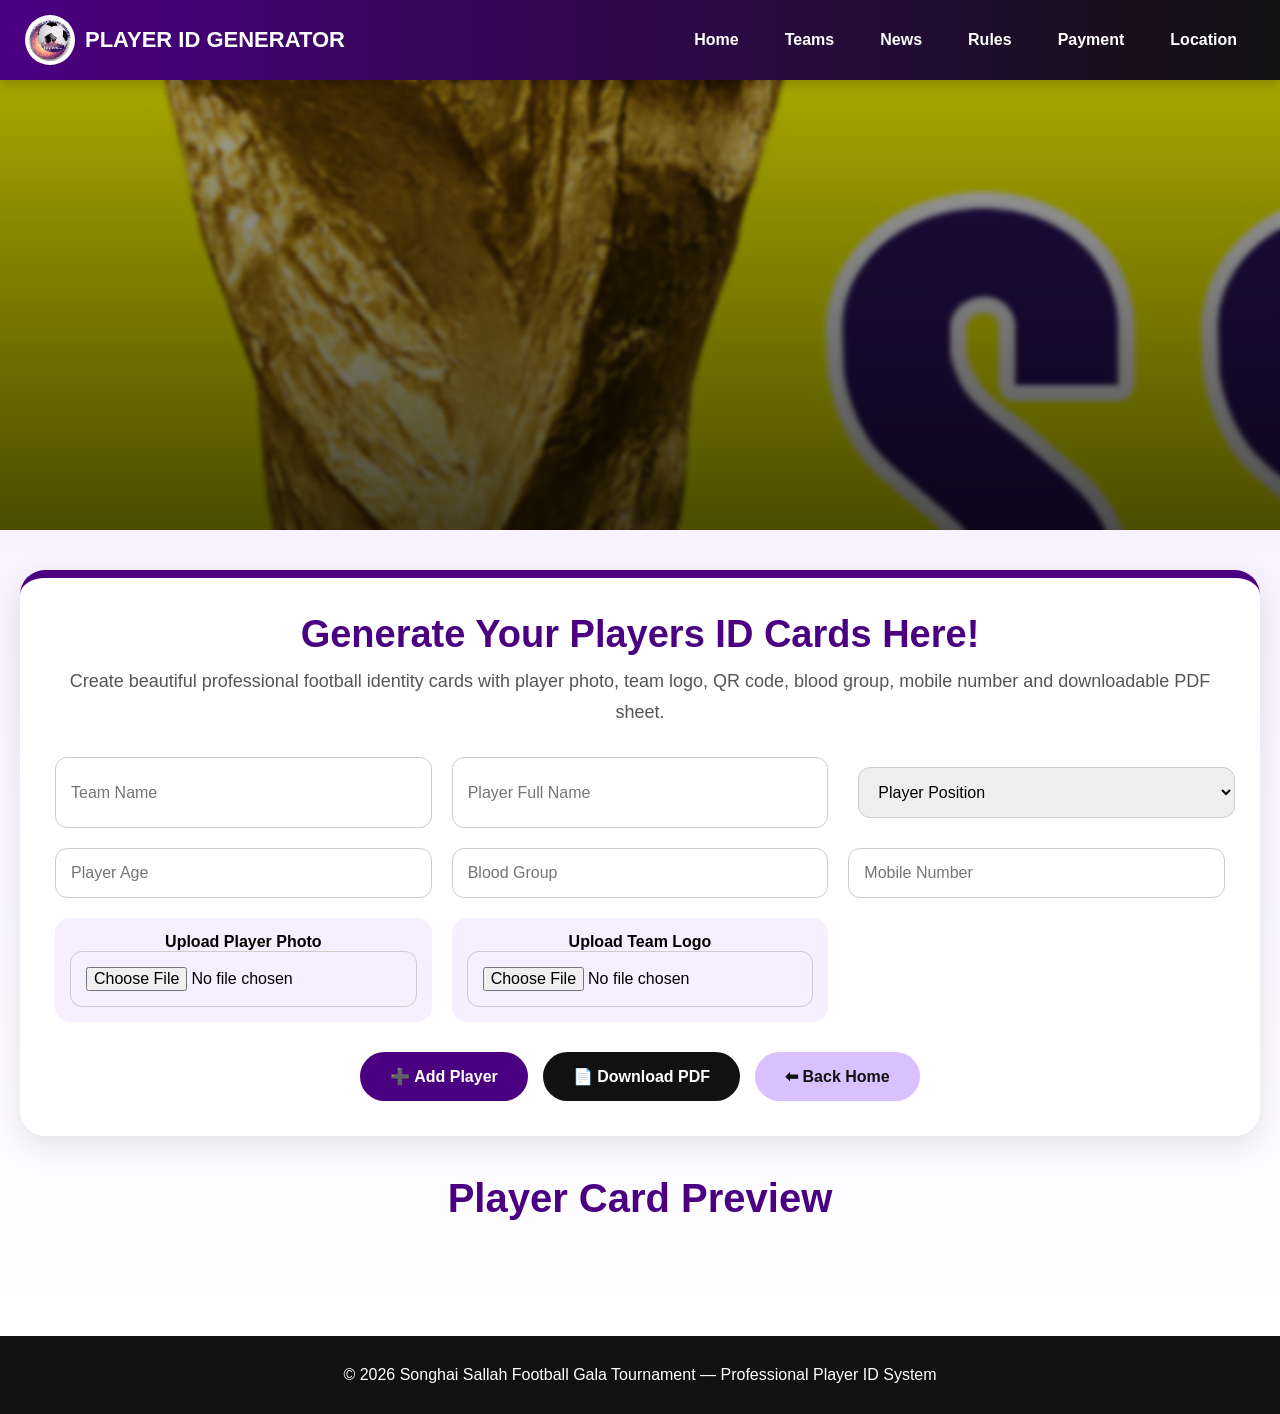
<file: templates/player_id.html>
<!DOCTYPE html>
<html lang="en">
<head>

<meta charset="UTF-8">
<meta name="viewport" content="width=device-width, initial-scale=1.0">

<title>Songhai Player ID Generator</title>

<link rel="stylesheet" href="/static/css/style.css">

<style>

*{
margin:0;
padding:0;
box-sizing:border-box;
}

body{
font-family:Arial,sans-serif;
background:linear-gradient(to bottom,#f3ebff,#ffffff);
overflow-x:hidden;
}

/* =========================
HEADER
========================= */

.header{
background:linear-gradient(90deg,#4B0082,#111);
padding:15px 25px;
display:flex;
justify-content:space-between;
align-items:center;
flex-wrap:wrap;
position:sticky;
top:0;
z-index:1000;
box-shadow:0 4px 12px rgba(0,0,0,.2);
}

.logo{
display:flex;
align-items:center;
gap:10px;
color:white;
font-weight:900;
font-size:24px;
}

.logo img{
height:50px;
width:50px;
border-radius:50%;
object-fit:cover;
background:white;
padding:4px;
}

.nav{
display:flex;
gap:10px;
flex-wrap:wrap;
}

.nav a{
color:white;
text-decoration:none;
font-weight:bold;
padding:10px 18px;
border-radius:30px;
font-size:16px;
transition:.3s;
}

.nav a:hover{
background:white;
color:#4B0082;
}

/* =========================
SLIDER
========================= */

.slider{
width:100%;
height:450px;
overflow:hidden;
position:relative;
}

.slides{
display:flex;
width:400%;
height:100%;
animation:slide 20s infinite;
}

.image{
width:100%;
height:100%;
position:relative;
flex-shrink:0;
}

.image img{
width:100%;
height:100%;
object-fit:cover;
}

/* =========================
OVERLAY
========================= */

.overlay{
position:absolute;
top:0;
left:0;
width:100%;
height:100%;

background:
linear-gradient(
to bottom,
rgba(0,0,0,.35),
rgba(0,0,0,.70)
);

display:flex;
justify-content:center;
align-items:center;
flex-direction:column;

text-align:center;
padding:20px;

backdrop-filter:blur(2px);
}

.overlay h1{
font-size:58px;
font-weight:900;
color:white;

text-shadow:
0 0 10px rgba(0,0,0,.8),
0 0 20px rgba(75,0,130,.9),
0 0 30px rgba(0,0,0,.7);

margin-bottom:20px;

background:rgba(0,0,0,.25);
padding:12px 25px;
border-radius:20px;

border:2px solid rgba(255,255,255,.15);

animation:fadeUp 1s ease;
}

.overlay p{
font-size:22px;
line-height:1.8;
max-width:850px;

color:white;

text-shadow:
0 0 8px rgba(0,0,0,.9);

background:rgba(0,0,0,.35);

padding:18px 25px;

border-radius:18px;

border:1px solid rgba(255,255,255,.1);

animation:fadeUp 1.3s ease;
}

@keyframes fadeUp{

from{
opacity:0;
transform:translateY(40px);
}

to{
opacity:1;
transform:translateY(0);
}

}

@keyframes slide{

0%{transform:translateX(0);}
20%{transform:translateX(0);}

25%{transform:translateX(-100%);}
45%{transform:translateX(-100%);}

50%{transform:translateX(-200%);}
70%{transform:translateX(-200%);}

75%{transform:translateX(-300%);}
100%{transform:translateX(-300%);}

}

/* =========================
MAIN CONTAINER
========================= */

.container{
max-width:1400px;
margin:auto;
padding:40px 20px;
}

/* =========================
FORM AREA
========================= */

.form-box{
background:white;
padding:35px;
border-radius:25px;
box-shadow:0 10px 30px rgba(0,0,0,.1);
margin-bottom:40px;
border-top:8px solid #4B0082;
}

.form-title{
font-size:38px;
font-weight:900;
color:#4B0082;
margin-bottom:10px;
text-align:center;
}

.form-sub{
text-align:center;
font-size:18px;
color:#555;
margin-bottom:30px;
line-height:1.7;
}

.form-grid{
display:grid;
grid-template-columns:repeat(auto-fit,minmax(280px,1fr));
gap:20px;
}

input,
select{
padding:15px;
border-radius:12px;
border:1px solid #ccc;
font-size:16px;
width:100%;
outline:none;
transition:.3s;
}

input:focus,
select:focus{
border-color:#4B0082;
box-shadow:0 0 10px rgba(75,0,130,.15);
}

.file-box{
background:#f5efff;
padding:15px;
border-radius:15px;
}

/* =========================
BUTTONS
========================= */

.buttons{
display:flex;
justify-content:center;
gap:15px;
flex-wrap:wrap;
margin-top:30px;
}

.btn{
padding:15px 30px;
border:none;
border-radius:35px;
font-weight:bold;
font-size:16px;
cursor:pointer;
transition:.3s;
}

.add-btn{
background:#4B0082;
color:white;
}

.pdf-btn{
background:#111;
color:white;
}

.back-btn{
background:#d9c0ff;
color:#111;
}

.btn:hover{
transform:translateY(-3px);
}

/* =========================
PREVIEW
========================= */

.preview-title{
font-size:40px;
font-weight:900;
color:#4B0082;
margin-bottom:25px;
text-align:center;
}

.preview{
display:grid;
grid-template-columns:repeat(auto-fit,minmax(340px,1fr));
gap:25px;
}

/* =========================
ID CARD
========================= */

.id-card{
height:230px;
border-radius:22px;
overflow:hidden;
position:relative;
background:linear-gradient(135deg,#4B0082,#120022);
color:white;
box-shadow:0 10px 25px rgba(0,0,0,.25);
border:3px solid white;
}

.card-top{
height:55px;
background:rgba(255,255,255,.08);
display:flex;
align-items:center;
justify-content:space-between;
padding:10px 15px;
}

.card-top img.logo{
height:42px;
width:42px;
border-radius:50%;
object-fit:cover;
background:white;
padding:2px;
}

.card-title{
font-size:16px;
font-weight:900;
}

.card-body{
display:flex;
padding:15px;
gap:15px;
}

.player-photo{
width:95px;
height:120px;
border-radius:15px;
object-fit:cover;
border:3px solid white;
background:#eee;
}

.player-info{
flex:1;
font-size:13px;
line-height:1.8;
}

.player-info h2{
font-size:20px;
margin-bottom:6px;
color:#fff;
}

.player-info span{
font-weight:bold;
color:#d8b6ff;
}

.qr-box{
position:absolute;
bottom:12px;
right:12px;
background:white;
padding:4px;
border-radius:10px;
}

.qr-box img{
width:55px;
height:55px;
}

.watermark{
position:absolute;
bottom:-10px;
left:-10px;
font-size:90px;
opacity:.05;
font-weight:900;
pointer-events:none;
}

/* =========================
FOOTER
========================= */

.footer{
margin-top:50px;
background:#111;
color:white;
padding:30px;
text-align:center;
font-size:16px;
}

/* =========================
MOBILE
========================= */

@media(max-width:768px){

.overlay h1{
font-size:30px;
padding:10px 15px;
}

.overlay p{
font-size:16px;
padding:14px;
line-height:1.6;
}

.slider{
height:300px;
}

.form-title{
font-size:28px;
}

.preview{
grid-template-columns:1fr;
}

.id-card{
height:auto;
padding-bottom:20px;
}

.card-body{
flex-direction:column;
align-items:center;
text-align:center;
}

.player-photo{
width:120px;
height:140px;
}

}

</style>

</head>

<body>

<!-- =========================
HEADER
========================= -->

<div class="header">

<div class="logo">
<img src="/static/images/logo.png">
<span>PLAYER ID GENERATOR</span>
</div>

<div class="nav">
<a href="/">Home</a>
<a href="/teams">Teams</a>
<a href="/news">News</a>
<a href="/rules">Rules</a>
<a href="/payment">Payment</a>
<a href="/location">Location</a>

</div>

</div>

<!-- =========================
SLIDER
========================= -->

<div class="slider">

<div class="slides">

<div class="image">

<img src="/static/images/slide1.jpg">

<div class="overlay">
<h1>SONGHAI PLAYER ID SYSTEM</h1>
<p>
Create professional player identity cards instantly with QR codes and PDF export.
</p>
</div>

</div>

<div class="image">

<img src="/static/images/slide2.jpg">

<div class="overlay">
<h1>TOURNAMENT VERIFICATION</h1>
<p>
Secure player identification for every registered football team and official.
</p>
</div>

</div>

<div class="image">

<img src="/static/images/slide3.jpg">

<div class="overlay">
<h1>MODERN PLAYER CARDS</h1>
<p>
Generate beautiful professional football cards with photos, team logos and player details.
</p>
</div>

</div>

<div class="image">

<img src="/static/images/slide4.jpg">

<div class="overlay">
<h1>DOWNLOAD PDF SHEETS</h1>
<p>
Print all player cards professionally on A4 PDF format for tournament use.
</p>
</div>

</div>

</div>

</div>

<!-- =========================
MAIN CONTENT
========================= -->

<div class="container">

<div class="form-box">

<h1 class="form-title">
Generate Your Players ID Cards Here!
</h1>

<p class="form-sub">
Create beautiful professional football identity cards with player photo,
team logo, QR code, blood group, mobile number and downloadable PDF sheet.
</p>

<div class="form-grid">

<input type="text" id="team" placeholder="Team Name">

<input type="text" id="name" placeholder="Player Full Name">

<select id="position">

<option>Player Position</option>
<option>Goalkeeper</option>
<option>Defender</option>
<option>Midfielder</option>
<option>Forward</option>
<option>Coach</option>
<option>Manager</option>  

</select>

<input type="number" id="age" placeholder="Player Age">

<input type="text" id="blood" placeholder="Blood Group">

<input type="text" id="phone" placeholder="Mobile Number">

<div class="file-box">
<label><b>Upload Player Photo</b></label>
<input type="file" id="photo" accept=".jpg,.jpeg,.png">
</div>

<div class="file-box">
<label><b>Upload Team Logo</b></label>
<input type="file" id="logo" accept=".jpg,.jpeg,.png">
</div>

</div>

<div class="buttons">

<button class="btn add-btn" onclick="addPlayer()">
➕ Add Player
</button>

<button class="btn pdf-btn" onclick="generatePDF()">
📄 Download PDF
</button>

<button class="btn back-btn" onclick="window.location.href='/'">
⬅ Back Home
</button>

</div>

</div>

<h2 class="preview-title">
Player Card Preview
</h2>

<div class="preview" id="preview"></div>

</div>

<!-- =========================
FOOTER
========================= -->

<div class="footer">
© 2026 Songhai Sallah Football Gala Tournament — Professional Player ID System
</div>

<script>

let players = [];

function readFile(file){

return new Promise(resolve=>{

const reader = new FileReader();

reader.onload = e => resolve(e.target.result);

reader.onerror = () => {
alert("Error loading image.");
};

reader.readAsDataURL(file);

});

}

async function addPlayer(){

let team = document.getElementById("team").value;

let name = document.getElementById("name").value;

let position = document.getElementById("position").value;

let age = document.getElementById("age").value;

let blood = document.getElementById("blood").value;

let phone = document.getElementById("phone").value;

let photoInput = document.getElementById("photo");

let logoInput = document.getElementById("logo");

let photo = photoInput.files[0]
? await readFile(photoInput.files[0])
: "/static/images/default-player.jpg";

let logo = logoInput.files[0]
? await readFile(logoInput.files[0])
: "/static/images/logo.png";

let player = {

team,
name,
position,
age,
blood,
phone,
photo,
logo

};

players.push(player);

renderCards();

}

function renderCards(){

let preview = document.getElementById("preview");

preview.innerHTML = "";

players.forEach(p=>{

let card = document.createElement("div");

card.className = "id-card";

card.innerHTML = `

<div class="card-top">

<img src="${p.logo}" class="logo">

<div class="card-title">
SONGHAI PLAYER ID
</div>

</div>

<div class="card-body">

<img src="${p.photo}" class="player-photo">

<div class="player-info">

<h2>${p.name}</h2>

<div><span>Team:</span> ${p.team}</div>

<div><span>Position:</span> ${p.position}</div>

<div><span>Age:</span> ${p.age}</div>

<div><span>Blood:</span> ${p.blood}</div>

<div><span>Phone:</span> ${p.phone}</div>

</div>

</div>

<div class="qr-box">

<img src="https://api.qrserver.com/v1/create-qr-code/?size=100x100&data=${p.name}">

</div>

<div class="watermark">
⚽
</div>

`;

preview.appendChild(card);

});

}

function generatePDF(){

fetch("/generate_cards_pdf",{

method:"POST",

headers:{
"Content-Type":"application/json"
},

body:JSON.stringify(players)

})

.then(res=>res.blob())

.then(blob=>{

let url = window.URL.createObjectURL(blob);

let a = document.createElement("a");

a.href = url;

a.download = "songhai_player_cards.pdf";

a.click();

});

}

</script>

</body>
</html>
</file>
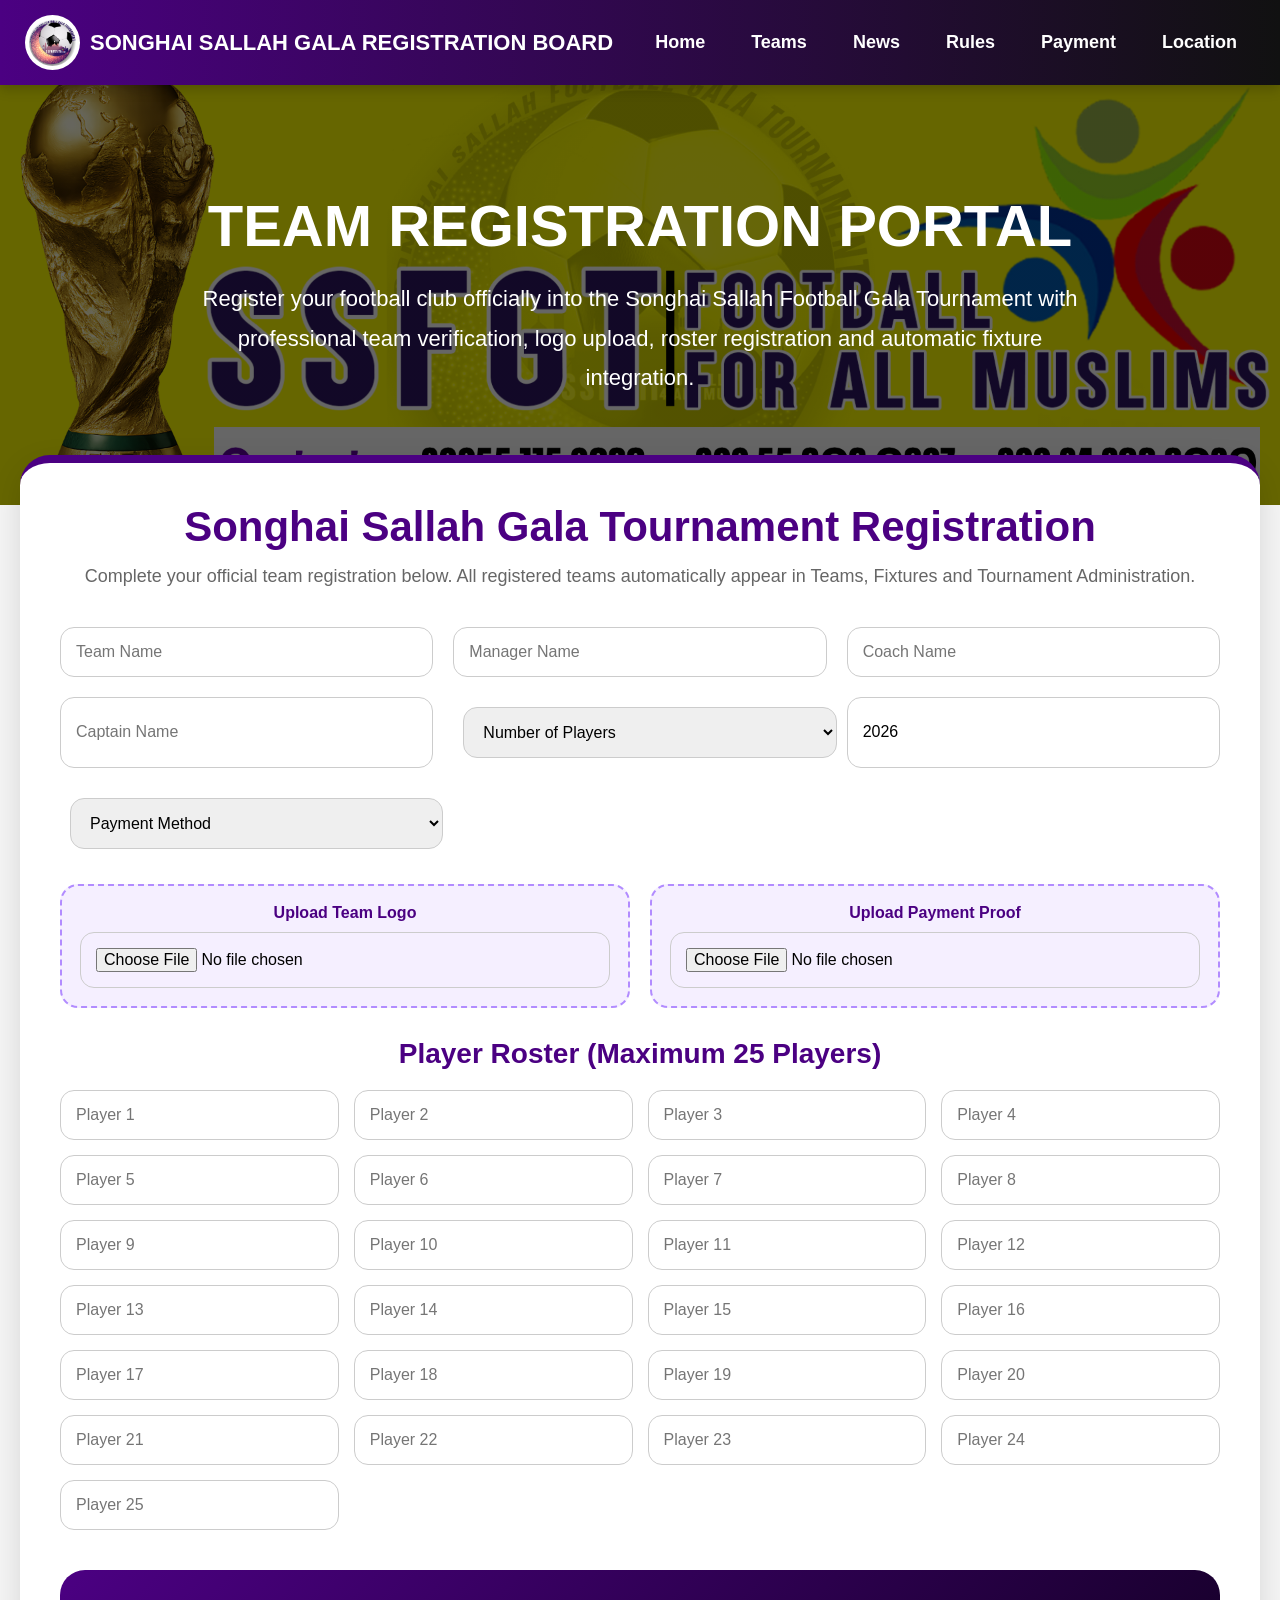
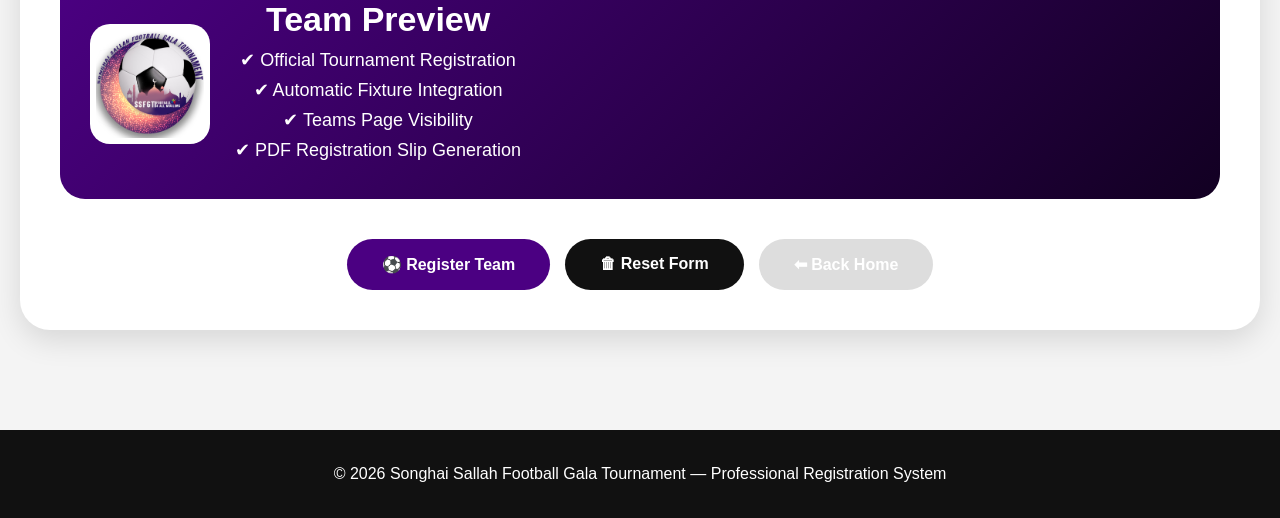
<file: templates/register.html>
<!DOCTYPE html>
<html lang="en">
<head>
<meta charset="UTF-8">
<meta name="viewport" content="width=device-width, initial-scale=1.0">

<title>Songhai Tournament Registration</title>

<link rel="stylesheet" href="/static/css/style.css">

<style>

*{
margin:0;
padding:0;
box-sizing:border-box;
}

body{
font-family:Arial,sans-serif;
background:#f4f4f4;
overflow-x:hidden;
}

/* =========================
HEADER
========================= */

.header{
background:linear-gradient(90deg,#4B0082,#111);
padding:15px 25px;
display:flex;
justify-content:space-between;
align-items:center;
flex-wrap:wrap;
position:sticky;
top:0;
z-index:1000;
box-shadow:0 4px 12px rgba(0,0,0,.2);
}

.logo{
display:flex;
align-items:center;
gap:10px;
color:white;
font-size:24px;
font-weight:900;
}

.logo img{
width:55px;
height:55px;
border-radius:50%;
object-fit:cover;
background:white;
padding:4px;
}

.nav{
display:flex;
gap:10px;
flex-wrap:wrap;
}

.nav a{
color:white;
text-decoration:none;
padding:10px 18px;
border-radius:30px;
font-weight:bold;
transition:.3s;
}

.nav a:hover{
background:white;
color:#4B0082;
}

/* =========================
HERO
========================= */

.hero{
height:420px;
background:
linear-gradient(rgba(0,0,0,.6),rgba(0,0,0,.6)),
url('/static/images/slide1.jpg');
background-size:cover;
background-position:center;
display:flex;
justify-content:center;
align-items:center;
text-align:center;
padding:20px;
color:white;
}

.hero-content h1{
font-size:58px;
font-weight:900;
margin-bottom:20px;
}

.hero-content p{
font-size:22px;
max-width:900px;
line-height:1.8;
}

/* =========================
CONTAINER
========================= */

.container{
max-width:1400px;
margin:auto;
padding:40px 20px;
}

/* =========================
FORM BOX
========================= */

.form-box{
background:white;
border-radius:30px;
padding:40px;
box-shadow:0 10px 30px rgba(0,0,0,.12);
border-top:8px solid #4B0082;
margin-top:-90px;
position:relative;
z-index:100;
}

.form-title{
font-size:42px;
font-weight:900;
color:#4B0082;
text-align:center;
margin-bottom:10px;
}

.form-sub{
text-align:center;
color:#666;
font-size:18px;
margin-bottom:35px;
line-height:1.7;
}

/* =========================
GRID
========================= */

.form-grid{
display:grid;
grid-template-columns:repeat(auto-fit,minmax(280px,1fr));
gap:20px;
margin-bottom:25px;
}

input,
select{
width:100%;
padding:15px;
border-radius:14px;
border:1px solid #ccc;
font-size:16px;
outline:none;
transition:.3s;
}

input:focus,
select:focus{
border-color:#4B0082;
box-shadow:0 0 10px rgba(75,0,130,.15);
}

/* =========================
UPLOAD BOX
========================= */

.upload-box{
background:#f5efff;
padding:18px;
border-radius:18px;
border:2px dashed #b28cff;
}

.upload-box label{
font-weight:bold;
display:block;
margin-bottom:10px;
color:#4B0082;
}

/* =========================
PLAYER ROSTER
========================= */

.roster-section{
margin-top:30px;
}

.roster-title{
font-size:28px;
font-weight:900;
color:#4B0082;
margin-bottom:20px;
}

.players-grid{
display:grid;
grid-template-columns:repeat(auto-fit,minmax(240px,1fr));
gap:15px;
}

/* =========================
PREVIEW
========================= */

.preview-box{
margin-top:40px;
background:linear-gradient(135deg,#4B0082,#120022);
border-radius:25px;
padding:30px;
color:white;
display:flex;
gap:25px;
flex-wrap:wrap;
align-items:center;
}

.preview-logo{
width:120px;
height:120px;
border-radius:20px;
background:white;
object-fit:cover;
padding:6px;
}

.preview-info h2{
font-size:34px;
margin-bottom:10px;
}

.preview-info p{
font-size:18px;
margin-bottom:8px;
}

/* =========================
BUTTONS
========================= */

.buttons{
display:flex;
justify-content:center;
gap:15px;
flex-wrap:wrap;
margin-top:40px;
}

.btn{
padding:16px 35px;
border:none;
border-radius:40px;
font-size:16px;
font-weight:bold;
cursor:pointer;
transition:.3s;
}

.register-btn{
background:#4B0082;
color:white;
}

.reset-btn{
background:#111;
color:white;
}

.back-btn{
background:#ddd;
}

.btn:hover{
transform:translateY(-4px);
}

/* =========================
FOOTER
========================= */

.footer{
margin-top:60px;
background:#111;
color:white;
text-align:center;
padding:35px;
font-size:16px;
}

/* =========================
MOBILE
========================= */

@media(max-width:768px){

.hero{
height:320px;
}

.hero-content h1{
font-size:34px;
}

.hero-content p{
font-size:16px;
}

.form-title{
font-size:30px;
}

.preview-box{
flex-direction:column;
text-align:center;
}

}

</style>
</head>

<body>

<!-- =========================
HEADER
========================= -->

<div class="header">

<div class="logo">
<img src="/static/images/logo.png">
<span>SONGHAI SALLAH GALA REGISTRATION BOARD</span>
</div>

<div class="nav">
<a href="/">Home</a>
<a href="/teams">Teams</a>
<a href="/news">News</a>
<a href="/rules">Rules</a>
<a href="/payment">Payment</a>
<a href="/location">Location</a>
</div>

</div>

<!-- =========================
HERO
========================= -->

<div class="hero">

<div class="hero-content">

<h1>TEAM REGISTRATION PORTAL</h1>

<p>
Register your football club officially into the Songhai Sallah Football Gala Tournament with professional team verification, logo upload, roster registration and automatic fixture integration.
</p>

</div>

</div>

<!-- =========================
MAIN
========================= -->

<div class="container">

<div class="form-box">

<h1 class="form-title">Songhai Sallah Gala Tournament Registration</h1>

<p class="form-sub">
Complete your official team registration below. All registered teams automatically appear in Teams, Fixtures and Tournament Administration.
</p>

<form action="/register" method="POST" enctype="multipart/form-data">

<div class="form-grid">

<input type="text" name="team_name" id="team_name" placeholder="Team Name" required>

<input type="text" name="manager" placeholder="Manager Name" required>

<input type="text" name="coach" placeholder="Coach Name" required>

<input type="text" name="captain" placeholder="Captain Name" required>

<select name="players" required>
<option value="">Number of Players</option>

<script>
for(let i=1;i<=25;i++){
document.write(`<option value="${i}">${i} Players</option>`);
}
</script>

</select>

<input type="text" name="year" placeholder="Tournament Year" value="2026" required>

<select name="payment" required>
<option value="">Payment Method</option>
<option>Cash</option>
<option>Bank Transfer</option>
<option>Mobile Money</option>
</select>

</div>

<!-- =========================
UPLOADS
========================= -->

<div class="form-grid">

<div class="upload-box">

<label>Upload Team Logo</label>

<input type="file"
name="team_logo"
id="team_logo"
accept="image/*"
onchange="previewLogo(event)"
required>

</div>

<div class="upload-box">

<label>Upload Payment Proof</label>

<input type="file"
name="payment_proof"
accept="image/*"
required>

</div>

</div>

<!-- =========================
ROSTER
========================= -->

<div class="roster-section">

<h2 class="roster-title">Player Roster (Maximum 25 Players)</h2>

<div class="players-grid">

<input type="text" name="player1" placeholder="Player 1">
<input type="text" name="player2" placeholder="Player 2">
<input type="text" name="player3" placeholder="Player 3">
<input type="text" name="player4" placeholder="Player 4">
<input type="text" name="player5" placeholder="Player 5">
<input type="text" name="player6" placeholder="Player 6">
<input type="text" name="player7" placeholder="Player 7">
<input type="text" name="player8" placeholder="Player 8">
<input type="text" name="player9" placeholder="Player 9">
<input type="text" name="player10" placeholder="Player 10">
<input type="text" name="player11" placeholder="Player 11">
<input type="text" name="player12" placeholder="Player 12">
<input type="text" name="player13" placeholder="Player 13">
<input type="text" name="player14" placeholder="Player 14">
<input type="text" name="player15" placeholder="Player 15">
<input type="text" name="player16" placeholder="Player 16">
<input type="text" name="player17" placeholder="Player 17">
<input type="text" name="player18" placeholder="Player 18">
<input type="text" name="player19" placeholder="Player 19">
<input type="text" name="player20" placeholder="Player 20">
<input type="text" name="player21" placeholder="Player 21">
<input type="text" name="player22" placeholder="Player 22">
<input type="text" name="player23" placeholder="Player 23">
<input type="text" name="player24" placeholder="Player 24">
<input type="text" name="player25" placeholder="Player 25">

</div>

</div>

<!-- =========================
PREVIEW
========================= -->

<div class="preview-box">

<img src="/static/images/logo.png"
id="logoPreview"
class="preview-logo">

<div class="preview-info">

<h2 id="previewTeam">
Team Preview
</h2>

<p>✔ Official Tournament Registration</p>

<p>✔ Automatic Fixture Integration</p>

<p>✔ Teams Page Visibility</p>

<p>✔ PDF Registration Slip Generation</p>

</div>

</div>

<!-- =========================
BUTTONS
========================= -->

<div class="buttons">

<button type="submit" class="btn register-btn">
⚽ Register Team
</button>

<button type="reset" class="btn reset-btn">
🗑 Reset Form
</button>

<button type="button"
class="btn back-btn"
onclick="window.location.href='/'">
⬅ Back Home
</button>

</div>

</form>

</div>

</div>

<!-- =========================
FOOTER
========================= -->

<div class="footer">

© 2026 Songhai Sallah Football Gala Tournament — Professional Registration System

</div>

<script>

/* =========================
TEAM NAME LIVE PREVIEW
========================= */

document.getElementById("team_name")
.addEventListener("input",function(){

document.getElementById("previewTeam")
.innerText = this.value || "Team Preview";

});

/* =========================
LOGO PREVIEW
========================= */

function previewLogo(event){

const file = event.target.files[0];

if(file){

const reader = new FileReader();

reader.onload = function(e){

document.getElementById("logoPreview")
.src = e.target.result;

}

reader.readAsDataURL(file);

}

}

</script>

</body>
</html>
</file>
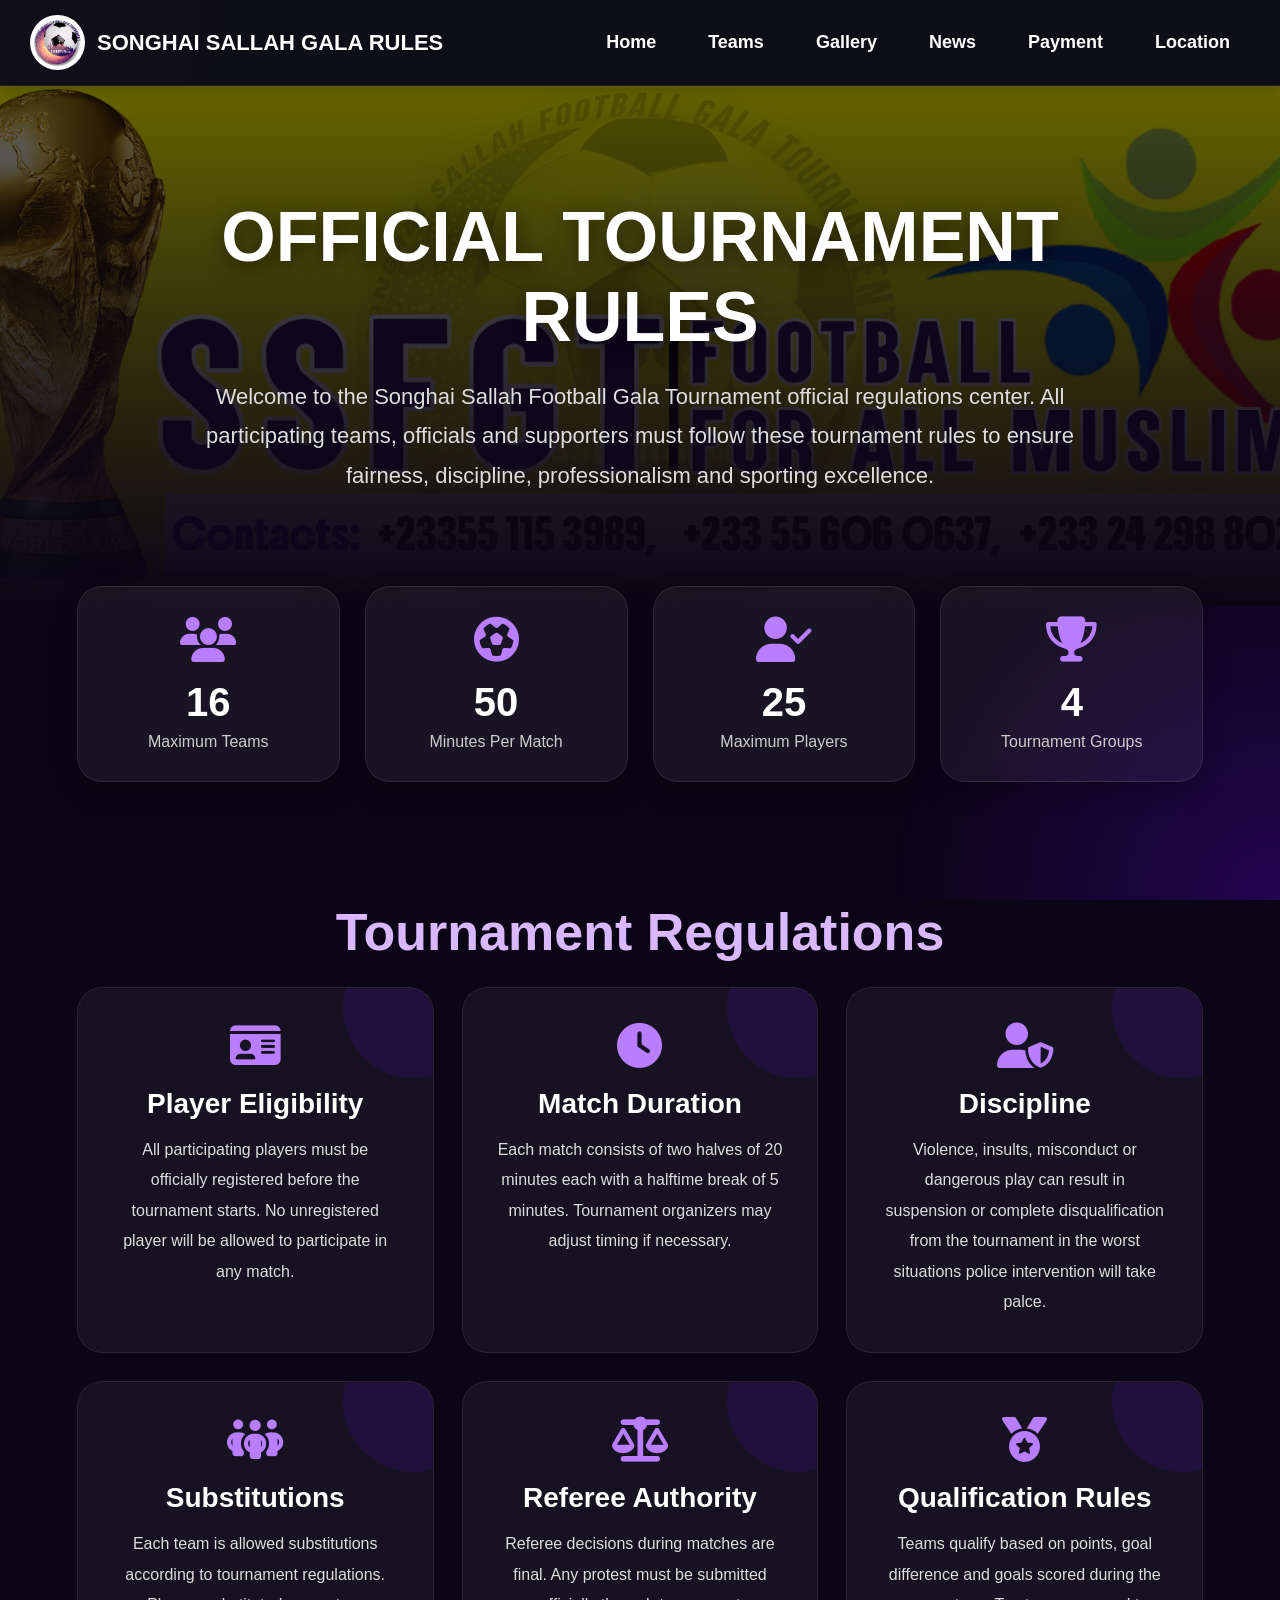
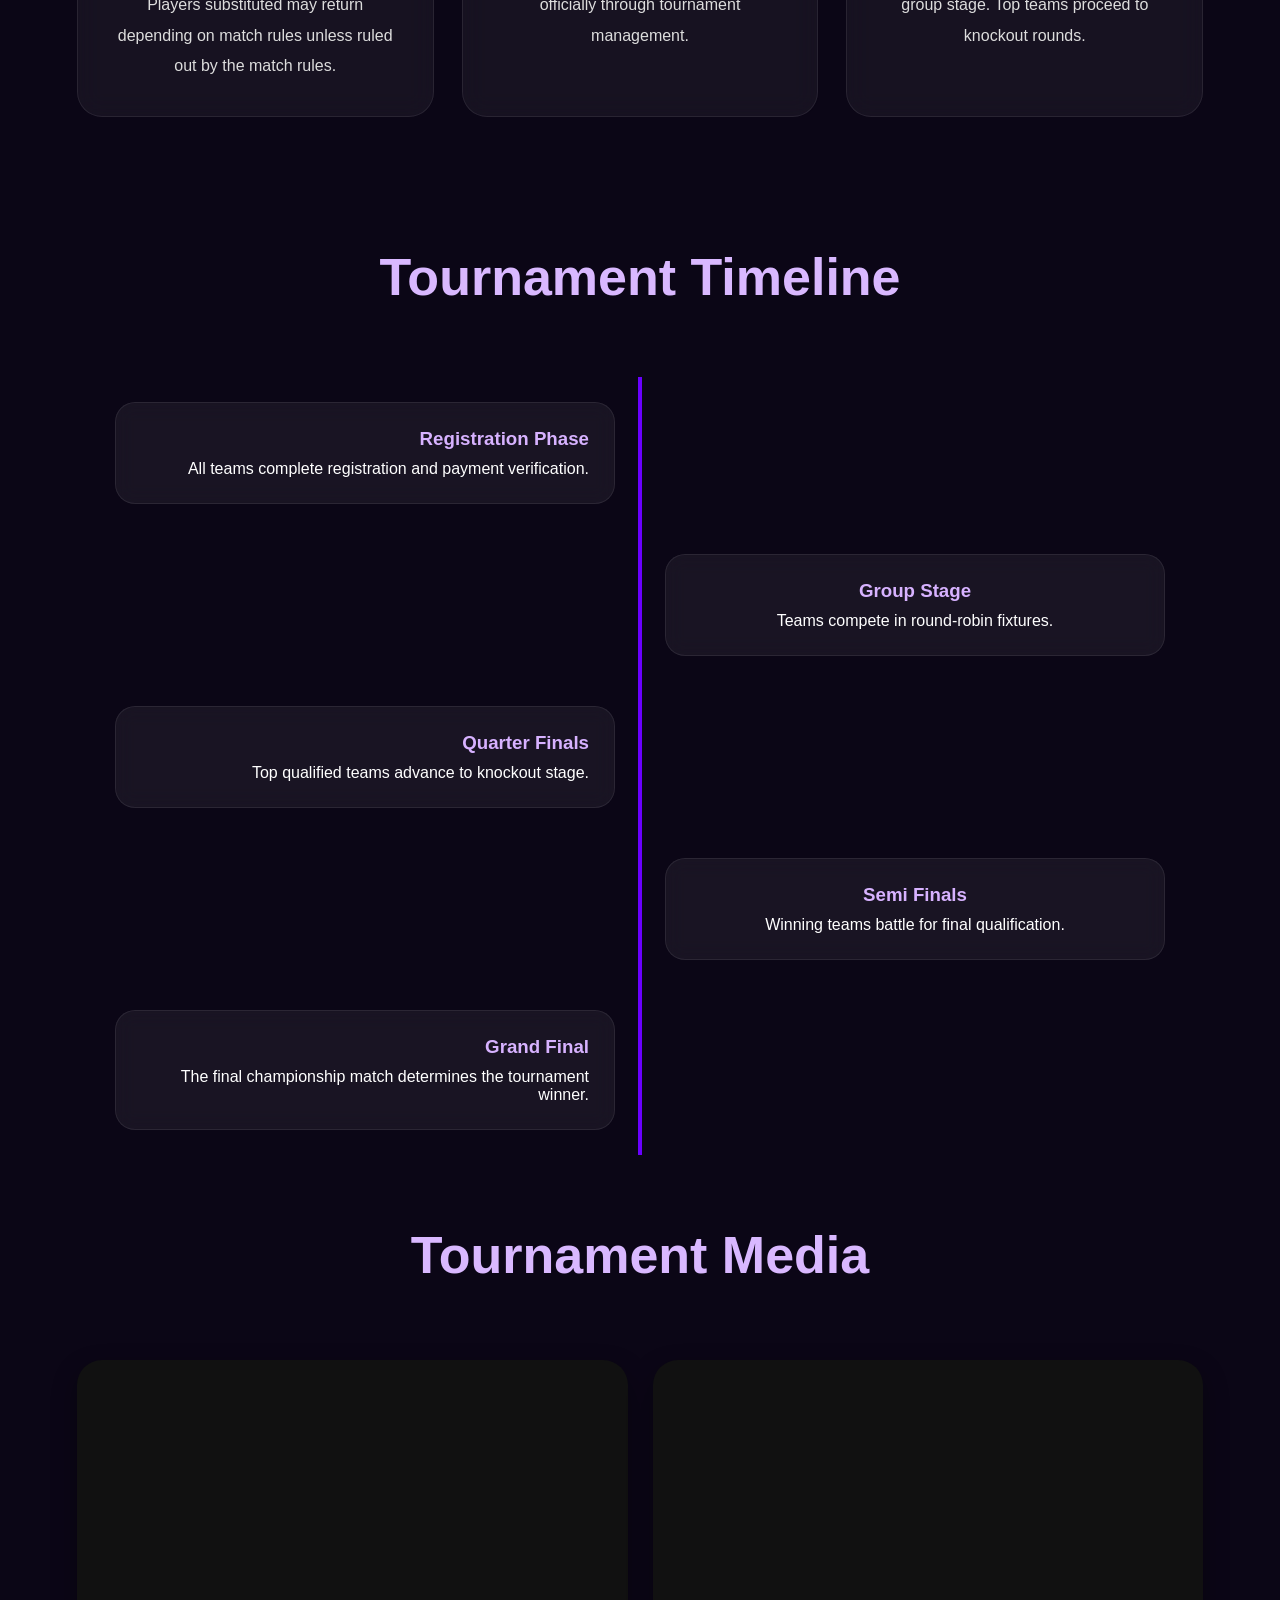
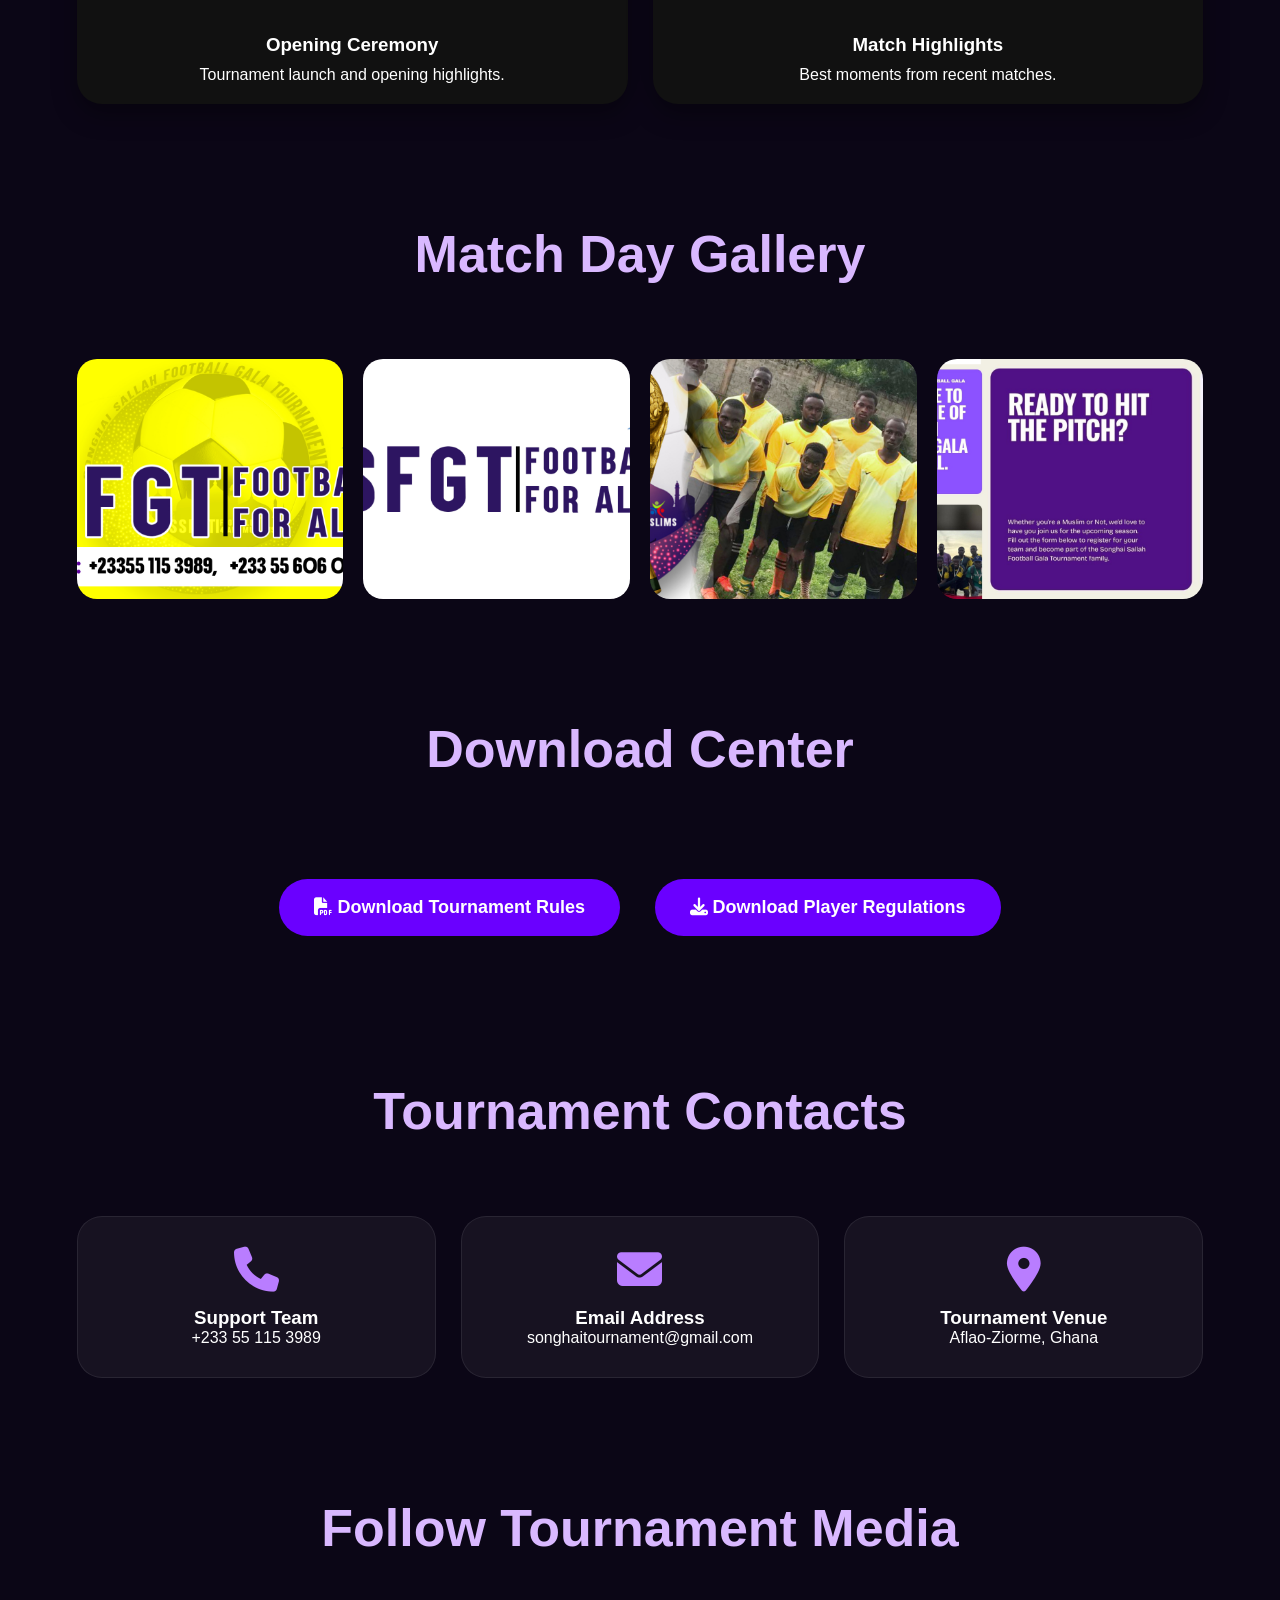
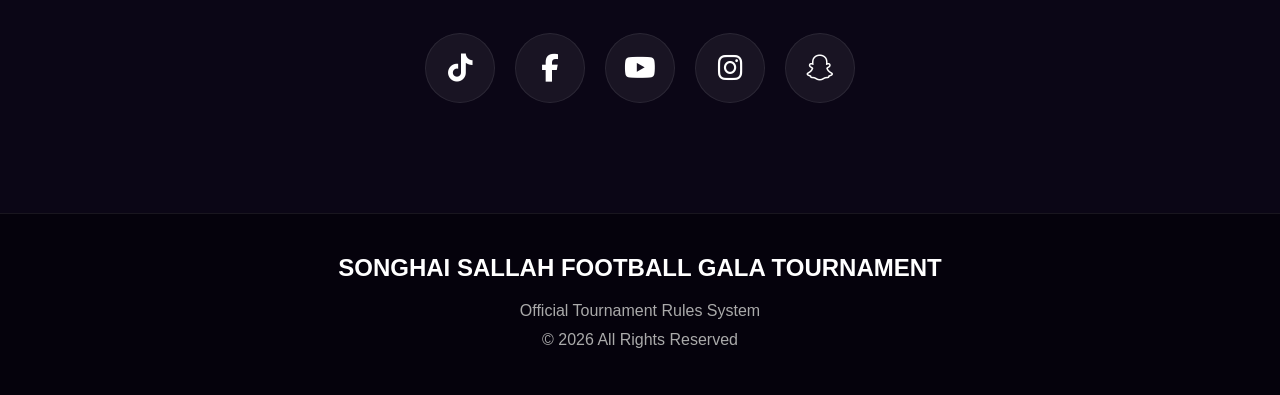
<file: templates/rules.html>
<!DOCTYPE html>
<html lang="en">
<head>
<meta charset="UTF-8">
<meta name="viewport" content="width=device-width, initial-scale=1.0">

<title>Songhai Tournament Rules</title>

<link rel="stylesheet" href="/static/css/style.css">

<link rel="stylesheet"
href="https://cdnjs.cloudflare.com/ajax/libs/font-awesome/6.5.1/css/all.min.css">

<style>

*{
margin:0;
padding:0;
box-sizing:border-box;
}

body{
font-family:Arial,sans-serif;
background:#0b0616;
color:white;
overflow-x:hidden;
}

/* =========================
BACKGROUND EFFECT
========================= */

.bg{
position:fixed;
width:100%;
height:100%;
background:
radial-gradient(circle at top left,#4B0082 0%,transparent 30%),
radial-gradient(circle at bottom right,#6a00ff 0%,transparent 25%);
z-index:-1;
opacity:.25;
}

/* =========================
HEADER
========================= */

.header{
background:rgba(15,15,25,.95);
backdrop-filter:blur(12px);
padding:15px 30px;
display:flex;
justify-content:space-between;
align-items:center;
flex-wrap:wrap;
position:sticky;
top:0;
z-index:1000;
border-bottom:1px solid rgba(255,255,255,.08);
}

.logo{
display:flex;
align-items:center;
gap:12px;
font-size:24px;
font-weight:900;
}

.logo img{
width:55px;
height:55px;
border-radius:50%;
background:white;
padding:4px;
object-fit:cover;
}

.nav{
display:flex;
gap:12px;
flex-wrap:wrap;
}

.nav a{
text-decoration:none;
color:white;
padding:12px 20px;
border-radius:30px;
font-weight:bold;
transition:.3s;
}

.nav a:hover{
background:#6a00ff;
transform:translateY(-2px);
}

/* =========================
HERO
========================= */

.hero{
height:520px;
background:
linear-gradient(rgba(0,0,0,.6),rgba(0,0,0,.7)),
url('/static/images/slide1.jpg');
background-size:cover;
background-position:center;
display:flex;
justify-content:center;
align-items:center;
text-align:center;
padding:20px;
position:relative;
}

.hero::after{
content:"";
position:absolute;
width:100%;
height:100%;
background:linear-gradient(to top,#0b0616,transparent);
bottom:0;
left:0;
}

.hero-content{
position:relative;
z-index:2;
max-width:900px;
}

.hero h1{
font-size:70px;
font-weight:900;
margin-bottom:20px;
text-shadow:0 5px 20px rgba(0,0,0,.5);
}

.hero p{
font-size:22px;
line-height:1.8;
color:#ddd;
}

/* =========================
STATS
========================= */

.stats{
display:grid;
grid-template-columns:repeat(auto-fit,minmax(220px,1fr));
gap:25px;
padding:50px 6%;
margin-top:-70px;
position:relative;
z-index:5;
}

.stat-card{
background:rgba(255,255,255,.06);
backdrop-filter:blur(14px);
padding:30px;
border-radius:25px;
text-align:center;
border:1px solid rgba(255,255,255,.08);
transition:.4s;
box-shadow:0 10px 25px rgba(0,0,0,.25);
}

.stat-card:hover{
transform:translateY(-8px);
border-color:#7d3cff;
}

.stat-card i{
font-size:45px;
margin-bottom:18px;
color:#b97dff;
}

.stat-card h2{
font-size:40px;
margin-bottom:8px;
}

.stat-card p{
color:#ccc;
}

/* =========================
SECTION TITLE
========================= */

.section-title{
text-align:center;
font-size:52px;
margin:70px 0 25px;
font-weight:900;
color:#d9b8ff;
}

/* =========================
RULES GRID
========================= */

.rules-grid{
display:grid;
grid-template-columns:repeat(auto-fit,minmax(320px,1fr));
gap:28px;
padding:0 6% 60px;
}

.rule-card{
background:rgba(255,255,255,.05);
border-radius:25px;
padding:35px;
backdrop-filter:blur(12px);
border:1px solid rgba(255,255,255,.08);
transition:.4s;
position:relative;
overflow:hidden;
}

.rule-card:hover{
transform:translateY(-8px);
border-color:#7d3cff;
box-shadow:0 12px 30px rgba(0,0,0,.35);
}

.rule-card::before{
content:"";
position:absolute;
width:140px;
height:140px;
background:#6a00ff;
border-radius:50%;
top:-50px;
right:-50px;
opacity:.12;
}

.rule-card i{
font-size:45px;
margin-bottom:20px;
color:#b97dff;
}

.rule-card h3{
font-size:28px;
margin-bottom:15px;
}

.rule-card p{
line-height:1.9;
color:#ddd;
font-size:16px;
}

/* =========================
TIMELINE
========================= */

.timeline{
width:90%;
max-width:1100px;
margin:70px auto;
position:relative;
}

.timeline::before{
content:"";
position:absolute;
left:50%;
width:4px;
height:100%;
background:#6a00ff;
transform:translateX(-50%);
}

.timeline-item{
width:50%;
padding:25px;
position:relative;
}

.timeline-item:nth-child(odd){
left:0;
text-align:right;
}

.timeline-item:nth-child(even){
left:50%;
}

.timeline-content{
background:rgba(255,255,255,.06);
padding:25px;
border-radius:20px;
backdrop-filter:blur(10px);
border:1px solid rgba(255,255,255,.08);
}

.timeline-content h3{
margin-bottom:10px;
color:#d7b2ff;
}

/* =========================
MEDIA
========================= */

.media-section{
padding:50px 6%;
}

.media-grid{
display:grid;
grid-template-columns:repeat(auto-fit,minmax(320px,1fr));
gap:25px;
}

.video-box{
background:#111;
border-radius:25px;
overflow:hidden;
box-shadow:0 10px 25px rgba(0,0,0,.35);
}

.video-box iframe{
width:100%;
height:250px;
border:none;
}

.video-info{
padding:20px;
}

.video-info h3{
margin-bottom:10px;
}

/* =========================
GALLERY
========================= */

.gallery{
padding:50px 6%;
display:grid;
grid-template-columns:repeat(auto-fit,minmax(250px,1fr));
gap:20px;
}

.gallery img{
width:100%;
height:240px;
object-fit:cover;
border-radius:20px;
transition:.4s;
}

.gallery img:hover{
transform:scale(1.04);
}

/* =========================
SOCIALS
========================= */

.socials{
display:flex;
justify-content:center;
gap:20px;
flex-wrap:wrap;
padding:50px 20px;
}

.socials a{
width:70px;
height:70px;
display:flex;
align-items:center;
justify-content:center;
background:rgba(255,255,255,.06);
border-radius:50%;
font-size:28px;
color:white;
text-decoration:none;
transition:.4s;
border:1px solid rgba(255,255,255,.08);
}

.socials a:hover{
background:#6a00ff;
transform:translateY(-6px);
}

/* =========================
DOWNLOAD SECTION
========================= */

.downloads{
padding:60px 6%;
text-align:center;
}

.download-btn{
display:inline-block;
margin:15px;
padding:18px 35px;
background:#6a00ff;
border-radius:40px;
text-decoration:none;
color:white;
font-weight:bold;
font-size:18px;
transition:.3s;
}

.download-btn:hover{
transform:translateY(-4px);
background:#8a2eff;
}

/* =========================
CONTACT
========================= */

.contact-grid{
display:grid;
grid-template-columns:repeat(auto-fit,minmax(280px,1fr));
gap:25px;
padding:50px 6%;
}

.contact-card{
background:rgba(255,255,255,.05);
padding:30px;
border-radius:25px;
text-align:center;
border:1px solid rgba(255,255,255,.08);
transition:.3s;
}

.contact-card:hover{
transform:translateY(-5px);
border-color:#6a00ff;
}

.contact-card i{
font-size:45px;
margin-bottom:15px;
color:#b97dff;
}

/* =========================
FOOTER
========================= */

.footer{
background:#05020c;
padding:40px 20px;
text-align:center;
margin-top:60px;
border-top:1px solid rgba(255,255,255,.08);
}

.footer h2{
margin-bottom:15px;
}

.footer p{
color:#aaa;
line-height:1.8;
}

/* =========================
MOBILE
========================= */

@media(max-width:900px){

.hero h1{
font-size:45px;
}

.hero p{
font-size:18px;
}

.section-title{
font-size:38px;
}

.timeline::before{
left:20px;
}

.timeline-item{
width:100%;
left:0 !important;
padding-left:60px;
text-align:left !important;
}

}

</style>
</head>

<body>

<div class="bg"></div>

<!-- HEADER -->

<div class="header">

<div class="logo">
<img src="/static/images/logo.png">
<span>SONGHAI SALLAH GALA RULES</span>
</div>

<div class="nav">
<a href="/">Home</a>
<a href="/teams">Teams</a>
<a href="/gallery">Gallery</a>
<a href="/news">News</a>
<a href="/payment">Payment</a>
<a href="/location">Location</a>
</div>

</div>

<!-- HERO -->

<div class="hero">

<div class="hero-content">

<h1>
OFFICIAL TOURNAMENT RULES
</h1>

<p>
Welcome to the Songhai Sallah Football Gala Tournament official regulations center.
All participating teams, officials and supporters must follow these tournament
rules to ensure fairness, discipline, professionalism and sporting excellence.
</p>

</div>

</div>

<!-- STATS -->

<div class="stats">

<div class="stat-card">
<i class="fas fa-users"></i>
<h2>16</h2>
<p>Maximum Teams</p>
</div>

<div class="stat-card">
<i class="fas fa-futbol"></i>
<h2>50</h2>
<p>Minutes Per Match</p>
</div>

<div class="stat-card">
<i class="fas fa-user-check"></i>
<h2>25</h2>
<p>Maximum Players</p>
</div>

<div class="stat-card">
<i class="fas fa-trophy"></i>
<h2>4</h2>
<p>Tournament Groups</p>
</div>

</div>

<!-- RULES -->

<h1 class="section-title">
Tournament Regulations
</h1>

<div class="rules-grid">

<div class="rule-card">
<i class="fas fa-id-card"></i>
<h3>Player Eligibility</h3>
<p>
All participating players must be officially registered before the tournament starts.
No unregistered player will be allowed to participate in any match.
</p>
</div>

<div class="rule-card">
<i class="fas fa-clock"></i>
<h3>Match Duration</h3>
<p>
Each match consists of two halves of 20 minutes each with a halftime break of 5 minutes.
Tournament organizers may adjust timing if necessary.
</p>
</div>

<div class="rule-card">
<i class="fas fa-user-shield"></i>
<h3>Discipline</h3>
<p>
Violence, insults, misconduct or dangerous play can result in suspension or complete
disqualification from the tournament in the worst situations police intervention will take palce.
</p>
</div>

<div class="rule-card">
<i class="fas fa-people-group"></i>
<h3>Substitutions</h3>
<p>
Each team is allowed substitutions according to tournament regulations.
Players substituted may return depending on match rules unless ruled out by the match rules.
</p>
</div>

<div class="rule-card">
<i class="fas fa-scale-balanced"></i>
<h3>Referee Authority</h3>
<p>
Referee decisions during matches are final. Any protest must be submitted officially
through tournament management.
</p>
</div>

<div class="rule-card">
<i class="fas fa-medal"></i>
<h3>Qualification Rules</h3>
<p>
Teams qualify based on points, goal difference and goals scored during the group stage.
Top teams proceed to knockout rounds.
</p>
</div>

</div>

<!-- TIMELINE -->

<h1 class="section-title">
Tournament Timeline
</h1>

<div class="timeline">

<div class="timeline-item">
<div class="timeline-content">
<h3>Registration Phase</h3>
<p>All teams complete registration and payment verification.</p>
</div>
</div>

<div class="timeline-item">
<div class="timeline-content">
<h3>Group Stage</h3>
<p>Teams compete in round-robin fixtures.</p>
</div>
</div>

<div class="timeline-item">
<div class="timeline-content">
<h3>Quarter Finals</h3>
<p>Top qualified teams advance to knockout stage.</p>
</div>
</div>

<div class="timeline-item">
<div class="timeline-content">
<h3>Semi Finals</h3>
<p>Winning teams battle for final qualification.</p>
</div>
</div>

<div class="timeline-item">
<div class="timeline-content">
<h3>Grand Final</h3>
<p>The final championship match determines the tournament winner.</p>
</div>
</div>

</div>

<!-- MEDIA -->

<h1 class="section-title">
Tournament Media
</h1>

<div class="media-section">

<div class="media-grid">

<div class="video-box">
<iframe src="https://www.youtube.com/embed/dQw4w9WgXcQ"></iframe>
<div class="video-info">
<h3>Opening Ceremony</h3>
<p>Tournament launch and opening highlights.</p>
</div>
</div>

<div class="video-box">
<iframe src="https://www.youtube.com/embed/dQw4w9WgXcQ"></iframe>
<div class="video-info">
<h3>Match Highlights</h3>
<p>Best moments from recent matches.</p>
</div>
</div>

</div>

</div>

<!-- GALLERY -->

<h1 class="section-title">
Match Day Gallery
</h1>

<div class="gallery">

<img src="/static/images/slide1.jpg">
<img src="/static/images/slide2.jpg">
<img src="/static/images/slide3.jpg">
<img src="/static/images/slide4.jpg">

</div>

<!-- DOWNLOADS -->

<h1 class="section-title">
Download Center
</h1>

<div class="downloads">

<a href="#" class="download-btn">
<i class="fas fa-file-pdf"></i>
 Download Tournament Rules
</a>

<a href="#" class="download-btn">
<i class="fas fa-download"></i>
 Download Player Regulations
</a>

</div>

<!-- CONTACT -->

<h1 class="section-title">
Tournament Contacts
</h1>

<div class="contact-grid">

<div class="contact-card">
<i class="fas fa-phone"></i>
<h3>Support Team</h3>
<p>+233 55 115 3989</p>
</div>

<div class="contact-card">
<i class="fas fa-envelope"></i>
<h3>Email Address</h3>
<p>songhaitournament@gmail.com</p>
</div>

<div class="contact-card">
<i class="fas fa-location-dot"></i>
<h3>Tournament Venue</h3>
<p>Aflao-Ziorme, Ghana</p>
</div>

</div>

<!-- SOCIALS -->

<h1 class="section-title">
Follow Tournament Media
</h1>

<div class="socials">

<a href="#"><i class="fab fa-tiktok"></i></a>

<a href="#"><i class="fab fa-facebook-f"></i></a>

<a href="#"><i class="fab fa-youtube"></i></a>

<a href="#"><i class="fab fa-instagram"></i></a>

<a href="#"><i class="fab fa-snapchat"></i></a>

</div>

<!-- FOOTER -->

<div class="footer">

<h2>
SONGHAI SALLAH FOOTBALL GALA TOURNAMENT
</h2>

<p>
Official Tournament Rules System <br>
© 2026 All Rights Reserved
</p>

</div>

</body>
</html>
</file>
<file: static/css/style.css>
body{
font-family:Arial;
text-align:center;
background:#f7f4fb;
margin:0;
}

.top{
background:linear-gradient(90deg,#4B0082,#111);
padding:18px;
}

.title{
font-size:65px;
color:#fff;
}

.title2{
font-size:50px;
color:#4B0082;
}

nav a{
color:white;
font-weight:800;
font-size:35px;
margin:10px;
text-decoration:none;
}

.form{
display:flex;
flex-direction:column;
max-width:420px;
margin:auto;
gap:12px;
}

input,select,button{
padding:12px;
}

.card,.item,.match,.champion{
background:#dec3f7;
padding:16px;
margin:15px;
border-radius:12px;
}

.gallery{
display:flex;
justify-content:center;
gap:20px;
flex-wrap:wrap;
}

/* =========================
   CLEAN SLIDER SYSTEM
   ========================= */
/* ===== PERFECT FULL-WIDTH SLIDER ===== */

.slider{
width:100%;
height:420px;
position:relative;
overflow:hidden;
background:#000;
}

.slide{
position:absolute;
top:0;
left:0;
width:100%;
height:100%;
opacity:0;
transition:opacity 1s ease-in-out;
}

/* IMAGE FIX */
.slide img{
width:100%;
height:100%;
object-fit:cover; /* VERY IMPORTANT */
display:block;
}

/* VIDEO FIX */
.slide video{
width:100%;
height:100%;
object-fit:cover;
display:block;
}

/* ACTIVE SLIDE */
.slide.active{
opacity:1;
z-index:2;
}

/* CAPTION */
.caption{
position:absolute;
bottom:40px;
left:50%;
transform:translateX(-50%);
color:white;
text-align:center;
background:rgba(0,0,0,0.5);
padding:20px 30px;
border-radius:15px;
}

.caption h2{
font-size:32px;
margin:0;
}

/* =========================
   NEWS + SPONSORS
   ========================= */

.sponsors-grid{
display:grid;
grid-template-columns:repeat(auto-fit,minmax(180px,1fr));
gap:25px;
padding:30px;
}

.sponsor{
background:#f5e6fc;
padding:20px;
border-radius:15px;
box-shadow:0 3px 8px rgba(0,0,0,.15);
}

.sponsor img{
width:120px;
height:120px;
object-fit:contain;
}

.sponsor p{
font-weight:bold;
margin-top:10px;
}

/* NEWS CARD */

.card h3{
font-size:28px;
color:#4B0082;
}

/* =========================
   MOBILE
   ========================= */

@media(max-width:768px){

.title{
font-size:34px;
}

.title2{
font-size:28px;
}

.slider{
height:260px;
}

.slide{
height:100%;
}

nav a{
display:inline-block;
margin:8px;
font-size:16px;
}

.caption h2{
font-size:20px;
}

}

/* =========================
   TABLES
   ========================= */

table{
margin:auto;
background:white;
border-collapse:collapse;
box-shadow:0 2px 8px rgba(0,0,0,.15);
}

th{
background:#4B0082;
color:white;
}

th,td{
padding:12px;
}

/* =========================
   MATCH / FIXTURES
   ========================= */

.round{
display:flex;
justify-content:center;
gap:20px;
flex-wrap:wrap;
margin-top:25px;
}

.match{
background:white;
padding:20px;
border-radius:14px;
min-width:220px;
box-shadow:0 2px 8px rgba(0,0,0,.15);
font-weight:bold;
transition:.3s;
}

.match:hover{
transform:scale(1.04);
}

.champion{
background:#dec3f7;
padding:30px;
font-size:28px;
margin:30px auto;
max-width:500px;
border-radius:20px;
box-shadow:0 3px 10px rgba(0,0,0,.2);
}

button{
background:#4B0082;
color:white;
border:none;
border-radius:8px;
cursor:pointer;
}

select{
padding:10px;
margin:10px;
}

.group-box{
border-top:8px solid #4B0082;
}

.card{
background:linear-gradient(135deg,#ffffff,#efe8ff);
}

table{
box-shadow:0 6px 18px rgba(0,0,0,.08);
}

/* ================= NAVBAR UPGRADE ================= */

.header{
position:sticky;
top:0;
z-index:999;
background:linear-gradient(90deg,#4B0082,#111);
color:white;
padding:12px 20px;
display:flex;
justify-content:space-between;
align-items:center;
box-shadow:0 4px 15px rgba(0,0,0,0.2);
}

/* LOGO */
.logo{
display:flex;
align-items:center;
gap:10px;
}

.logo img{
height:50px;
border-radius:8px;
}

.logo span{
font-size:22px;
font-weight:900;
}

/* NAV */
.nav{
display:flex;
gap:15px;
align-items:center;
}

.nav a{
color:white;
text-decoration:none;
font-weight:900;
font-size:18px;
padding:10px 16px;
border-radius:25px;
transition:.3s;
}

/* Hover */
.nav a:hover{
background:white;
color:#4B0082;
transform:translateY(-2px);
}

/* ACTIVE EFFECT */
.nav a:active{
transform:scale(0.95);
}

/* ================= MOBILE ================= */

.menu-toggle{
display:none;
font-size:28px;
cursor:pointer;
}

/* MOBILE DESIGN */
@media(max-width:768px){

.nav{
display:none;
flex-direction:column;
width:100%;
background:#111;
margin-top:10px;
border-radius:10px;
padding:10px;
}

.nav.active{
display:flex;
}

.nav a{
font-size:16px;
padding:12px;
text-align:center;
}

.menu-toggle{
display:block;
color:white;
}

.header{
flex-wrap:wrap;
}

}

/* ================= NAVBAR UPGRADE ================= */

.header{
position:sticky;
top:0;
z-index:999;
background:linear-gradient(90deg,#4B0082,#111);
color:white;
padding:12px 20px;
display:flex;
justify-content:space-between;
align-items:center;
box-shadow:0 4px 15px rgba(0,0,0,0.2);
}

/* LOGO */
.logo{
display:flex;
align-items:center;
gap:10px;
}

.logo img{
height:50px;
border-radius:8px;
}

.logo span{
font-size:22px;
font-weight:900;
}

/* NAV */
.nav{
display:flex;
gap:15px;
align-items:center;
}

.nav a{
color:white;
text-decoration:none;
font-weight:900;
font-size:18px;
padding:10px 16px;
border-radius:25px;
transition:.3s;
}

/* Hover */
.nav a:hover{
background:white;
color:#4B0082;
transform:translateY(-2px);
}

/* ACTIVE EFFECT */
.nav a:active{
transform:scale(0.95);
}

/* ================= MOBILE ================= */

.menu-toggle{
display:none;
font-size:28px;
cursor:pointer;
}

/* MOBILE DESIGN */
@media(max-width:768px){

.nav{
display:none;
flex-direction:column;
width:100%;
background:#111;
margin-top:10px;
border-radius:10px;
padding:10px;
}

.nav.active{
display:flex;
}

.nav a{
font-size:16px;
padding:12px;
text-align:center;
}

.menu-toggle{
display:block;
color:white;
}

.header{
flex-wrap:wrap;
}

}

.nav a{
font-size:18px; /* bigger text */
padding:10px 16px;
font-weight:900;
}

@media(max-width:768px){
.nav{
justify-content:center;
}

.nav a{
font-size:16px;
padding:10px;
}

/* =========================================
SONGHAI MOBILE FIX ENGINE
========================================= */

html{
overflow-x:hidden !important;
scroll-behavior:smooth;
}

body{
overflow-x:hidden !important;
overflow-y:auto !important;
height:auto !important;
min-height:100vh !important;
position:relative !important;
-webkit-overflow-scrolling:touch;
}

/* FIX ALL PAGE CONTAINERS */
.container,
.main,
.wrapper,
.hero,
.section,
.slider,
.slides,
.content,
.page{
overflow:visible !important;
height:auto !important;
max-height:none !important;
}

/* FIX NAVBAR */
.header{
position:sticky !important;
top:0 !important;
z-index:9999 !important;
width:100% !important;
height:auto !important;
}

/* FIX NAVIGATION */
.nav{
position:relative !important;
height:auto !important;
max-height:none !important;
overflow:visible !important;
}

/* REMOVE FULLSCREEN BUGS */
@media(max-width:768px){

  *{
    max-width:100%;
  }

  body{
    position:relative !important;
  }

  .slider{
    height:auto !important;
    min-height:250px;
  }

  .slide{
    position:relative !important;
    height:auto !important;
  }

  .hero,
  .section,
  .container,
  .main{
    margin-top:10px !important;
    padding-top:10px !important;
  }

} /* This was the missing bracket! */

/* FORCE ALL FIXED ELEMENTS SAFE */
*:not(.floating-btn):not(.popup){
  position:relative;
}
</file>
